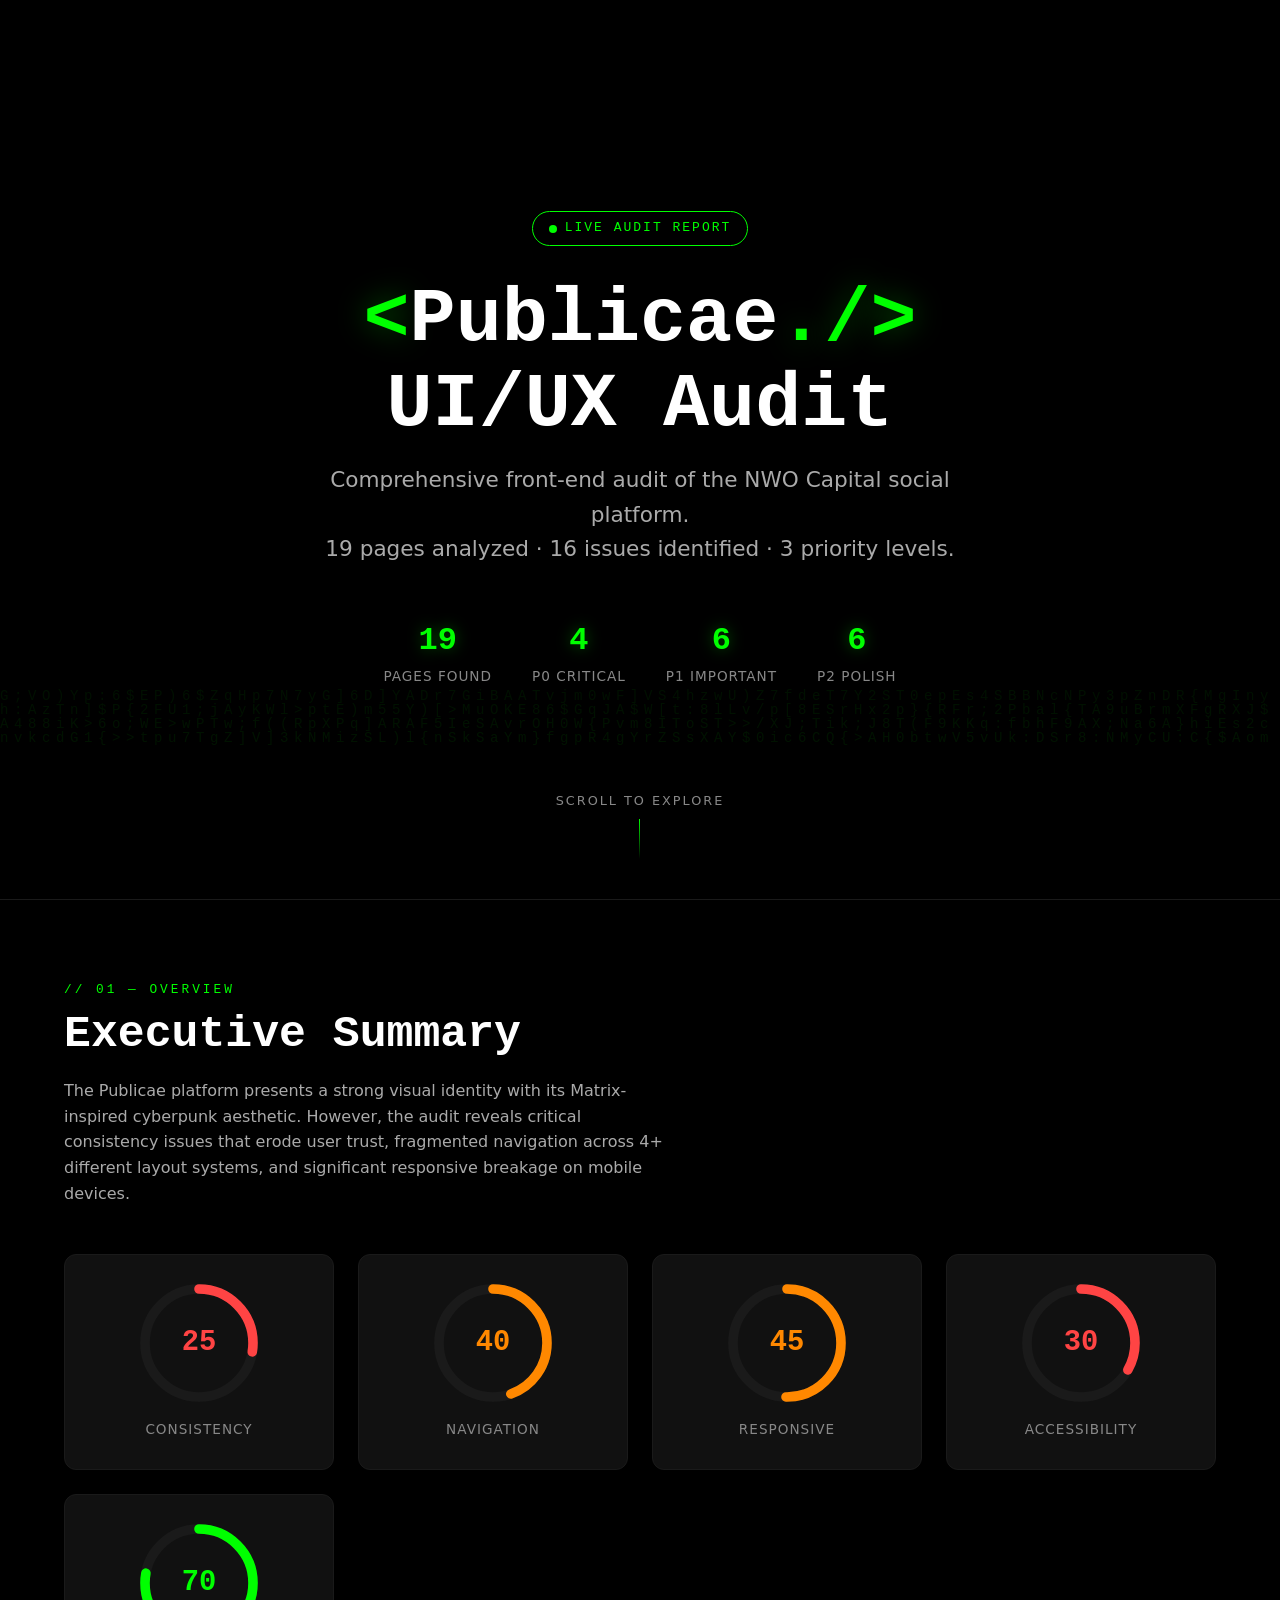
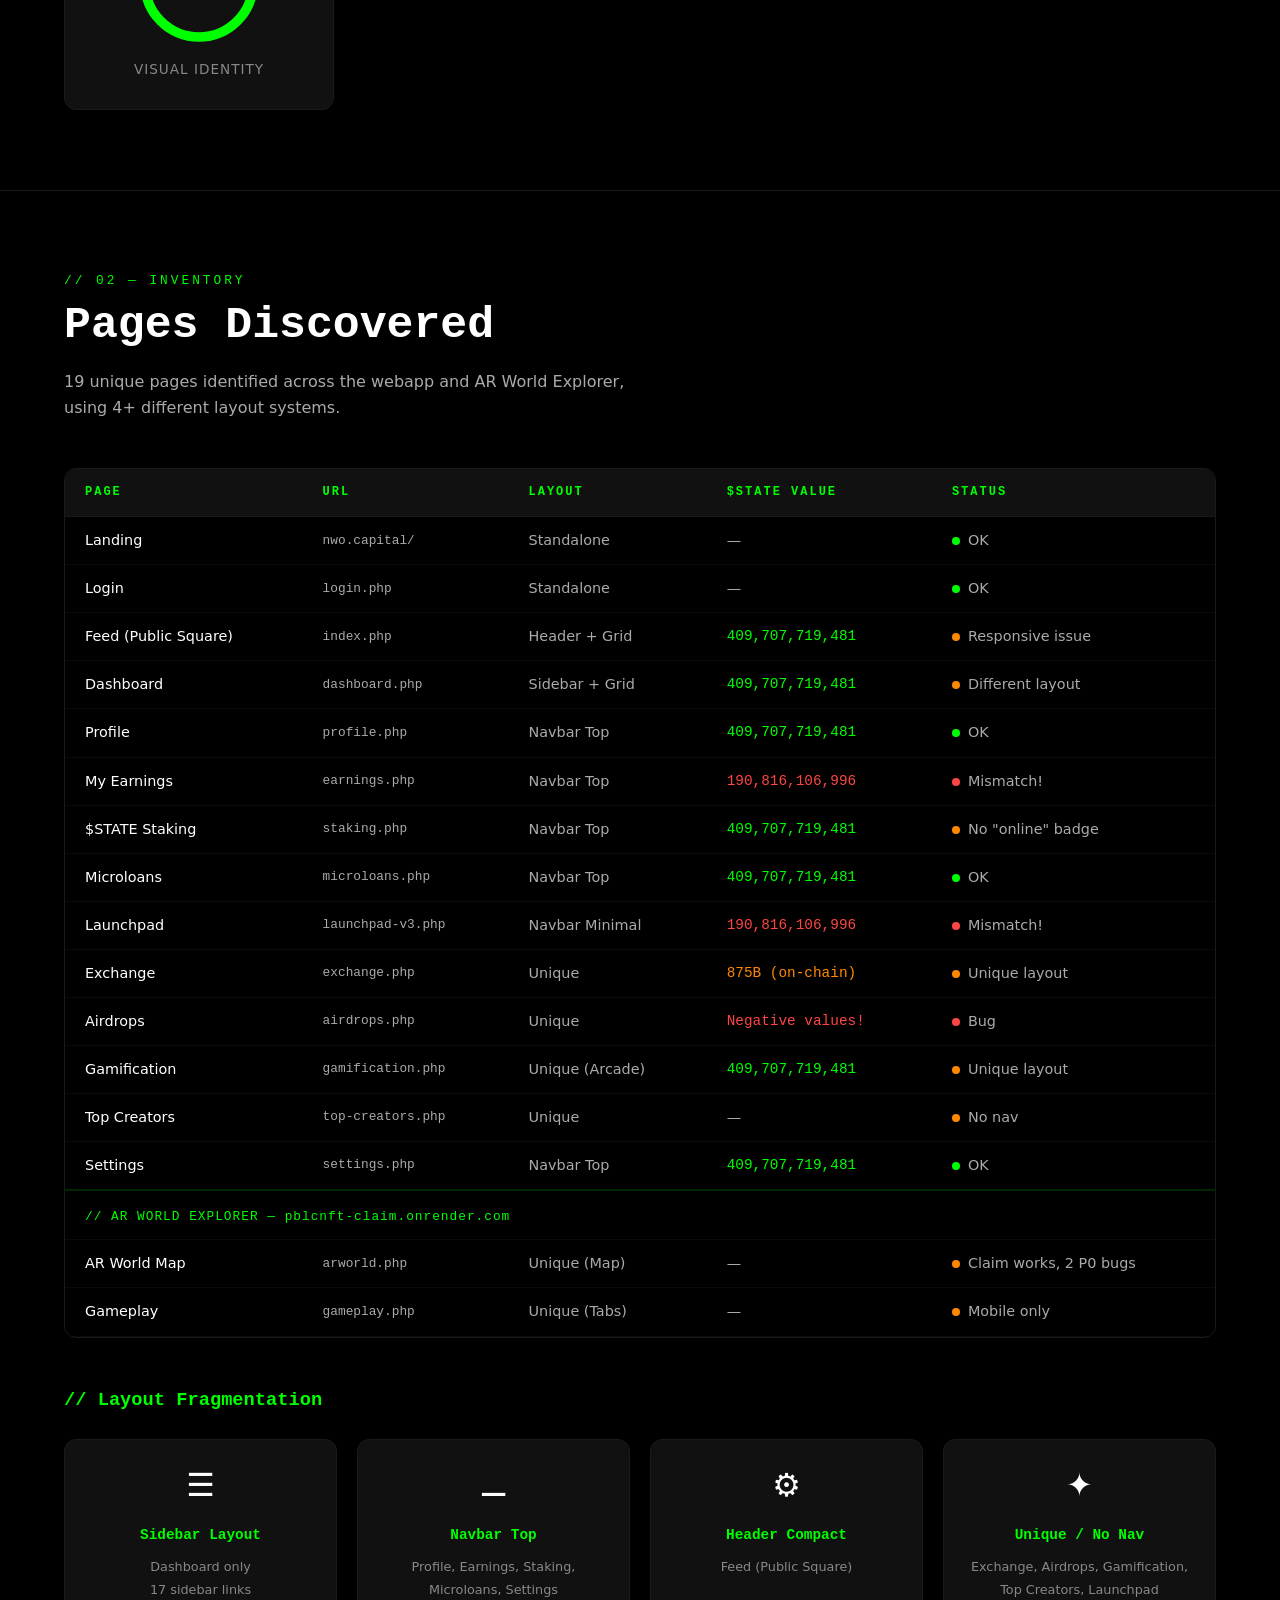
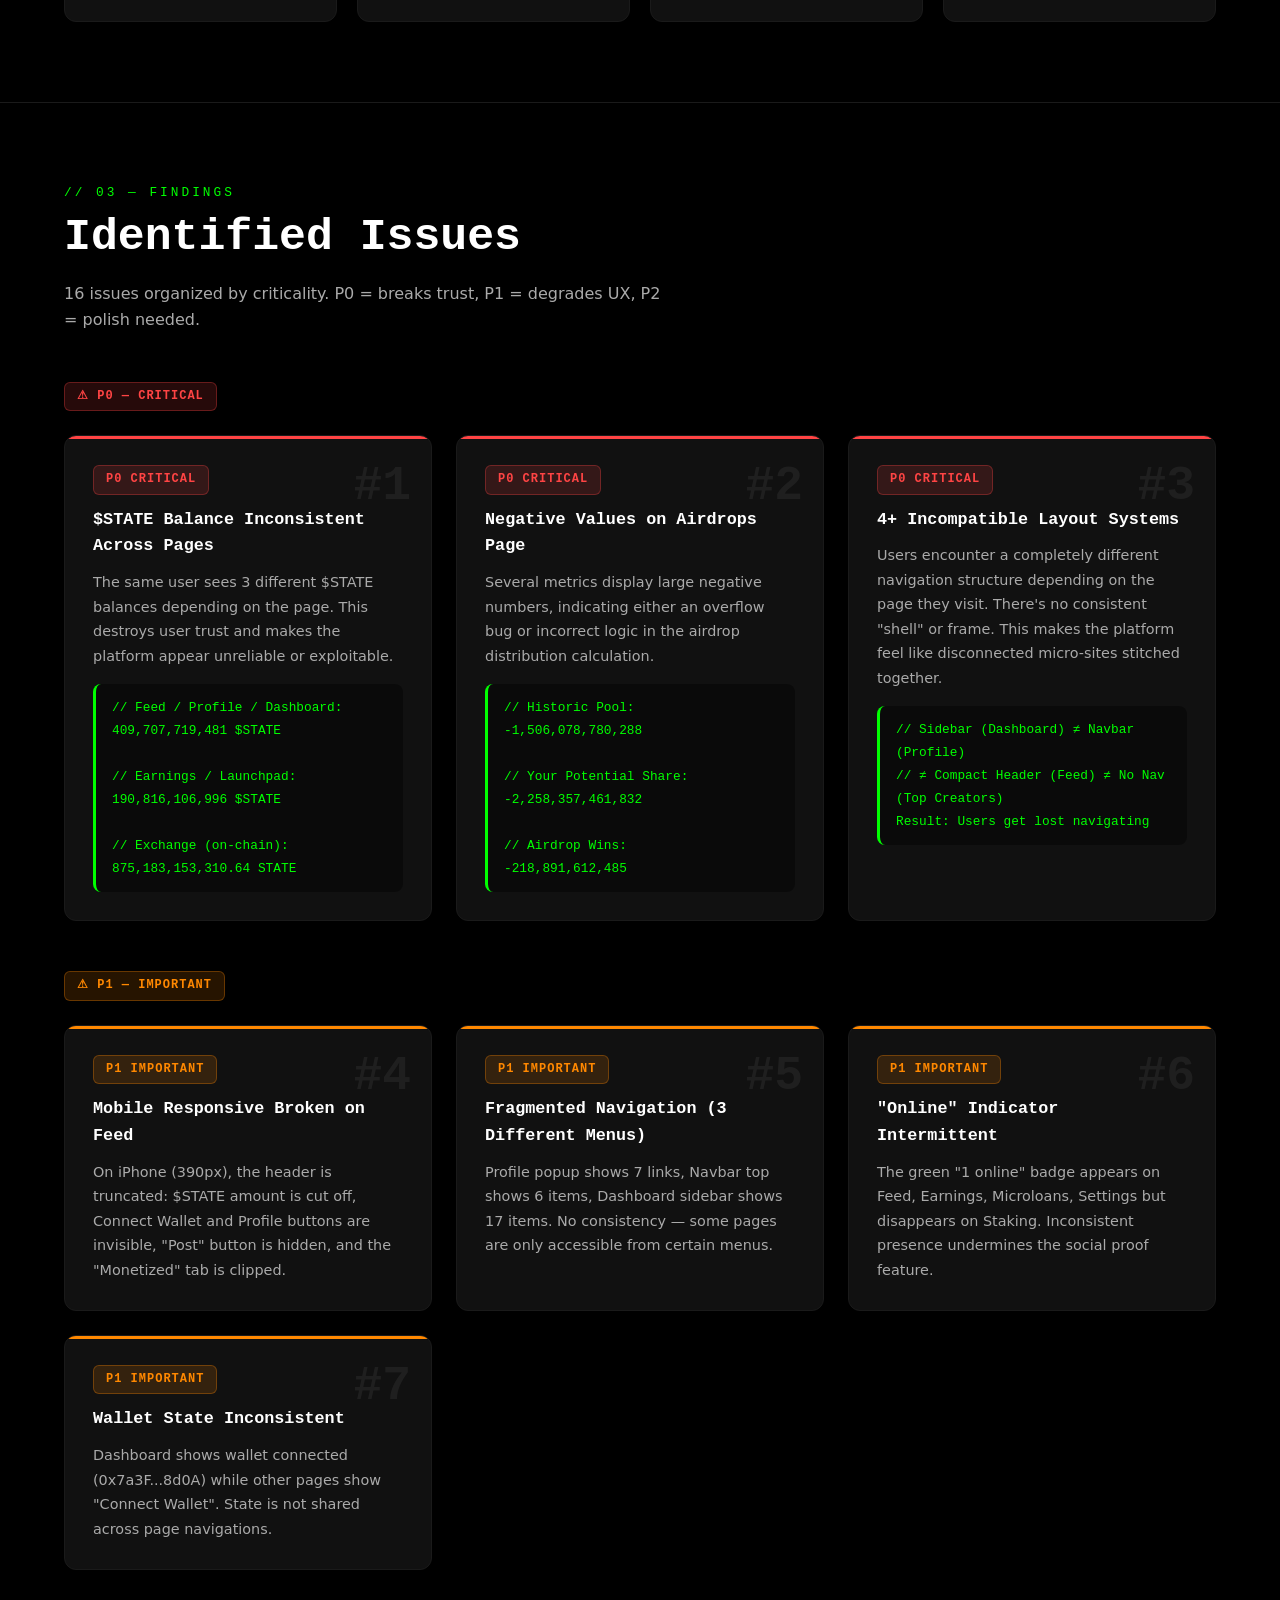
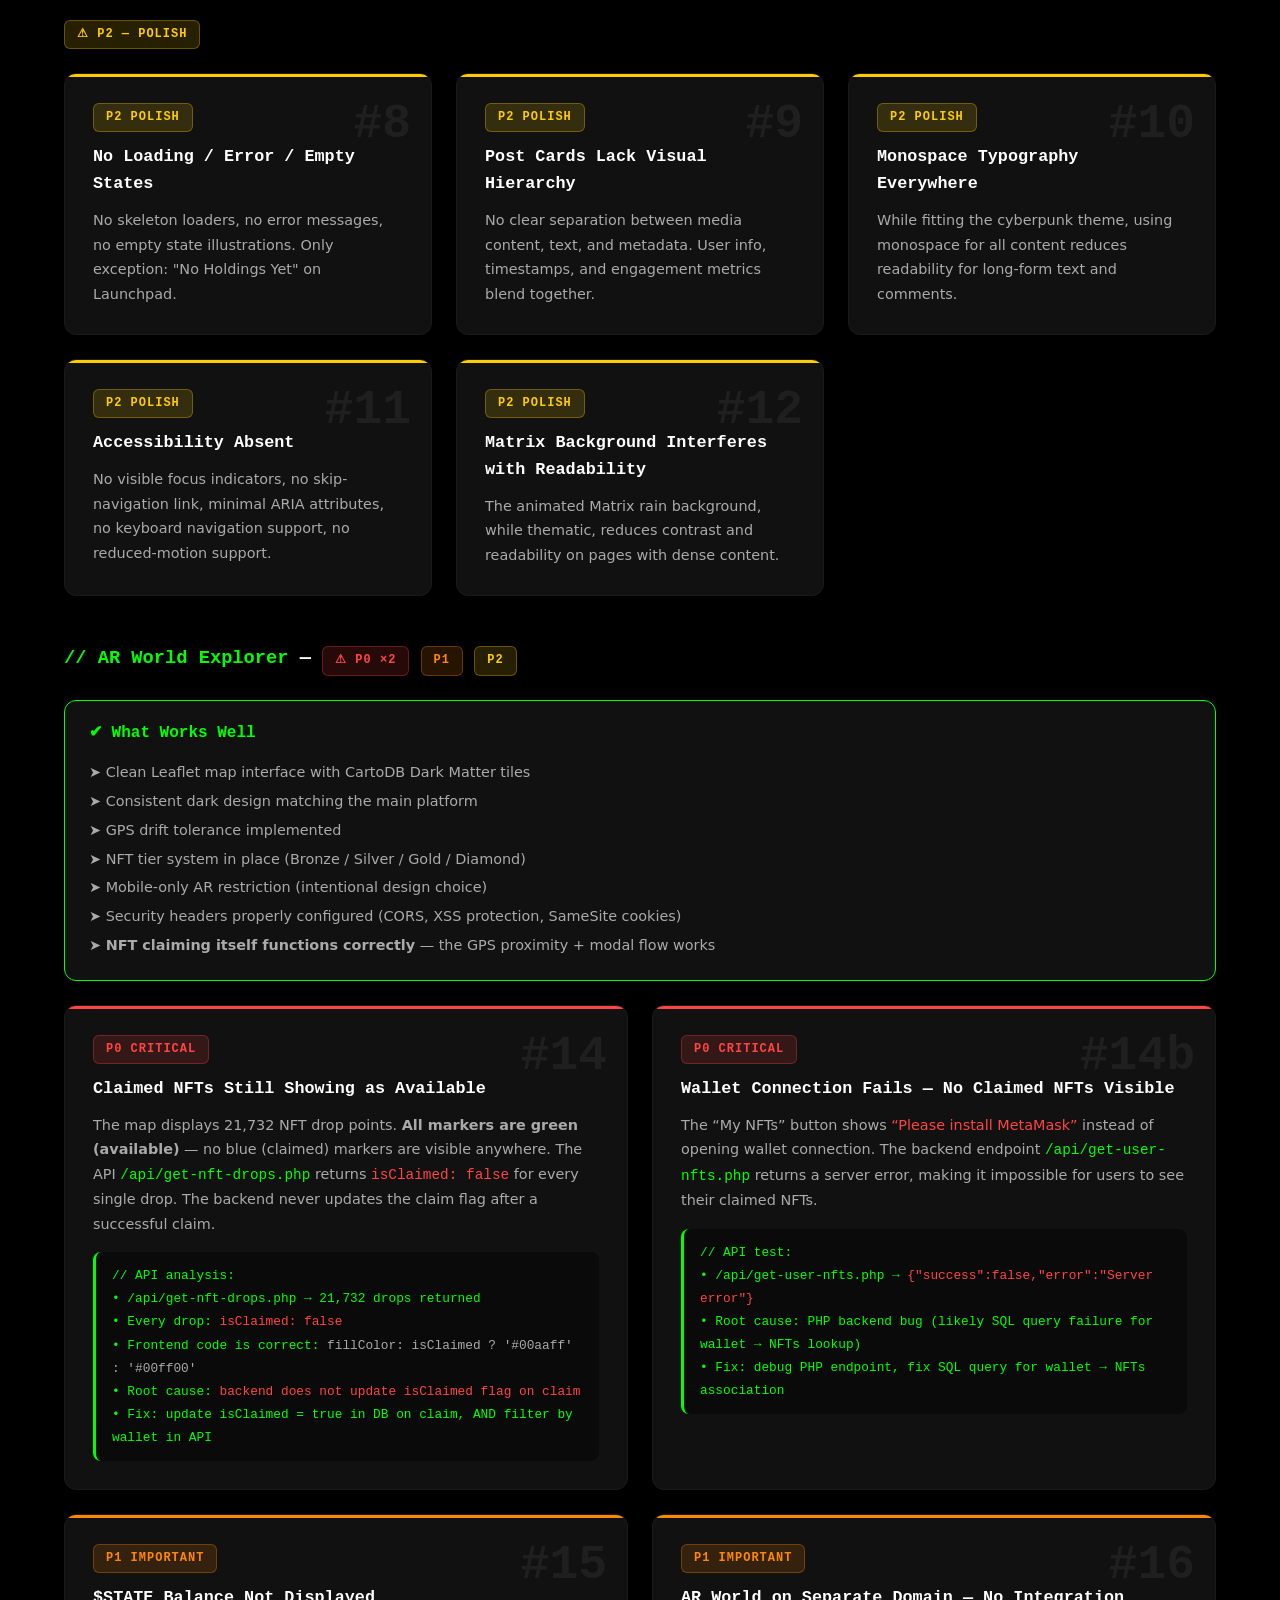
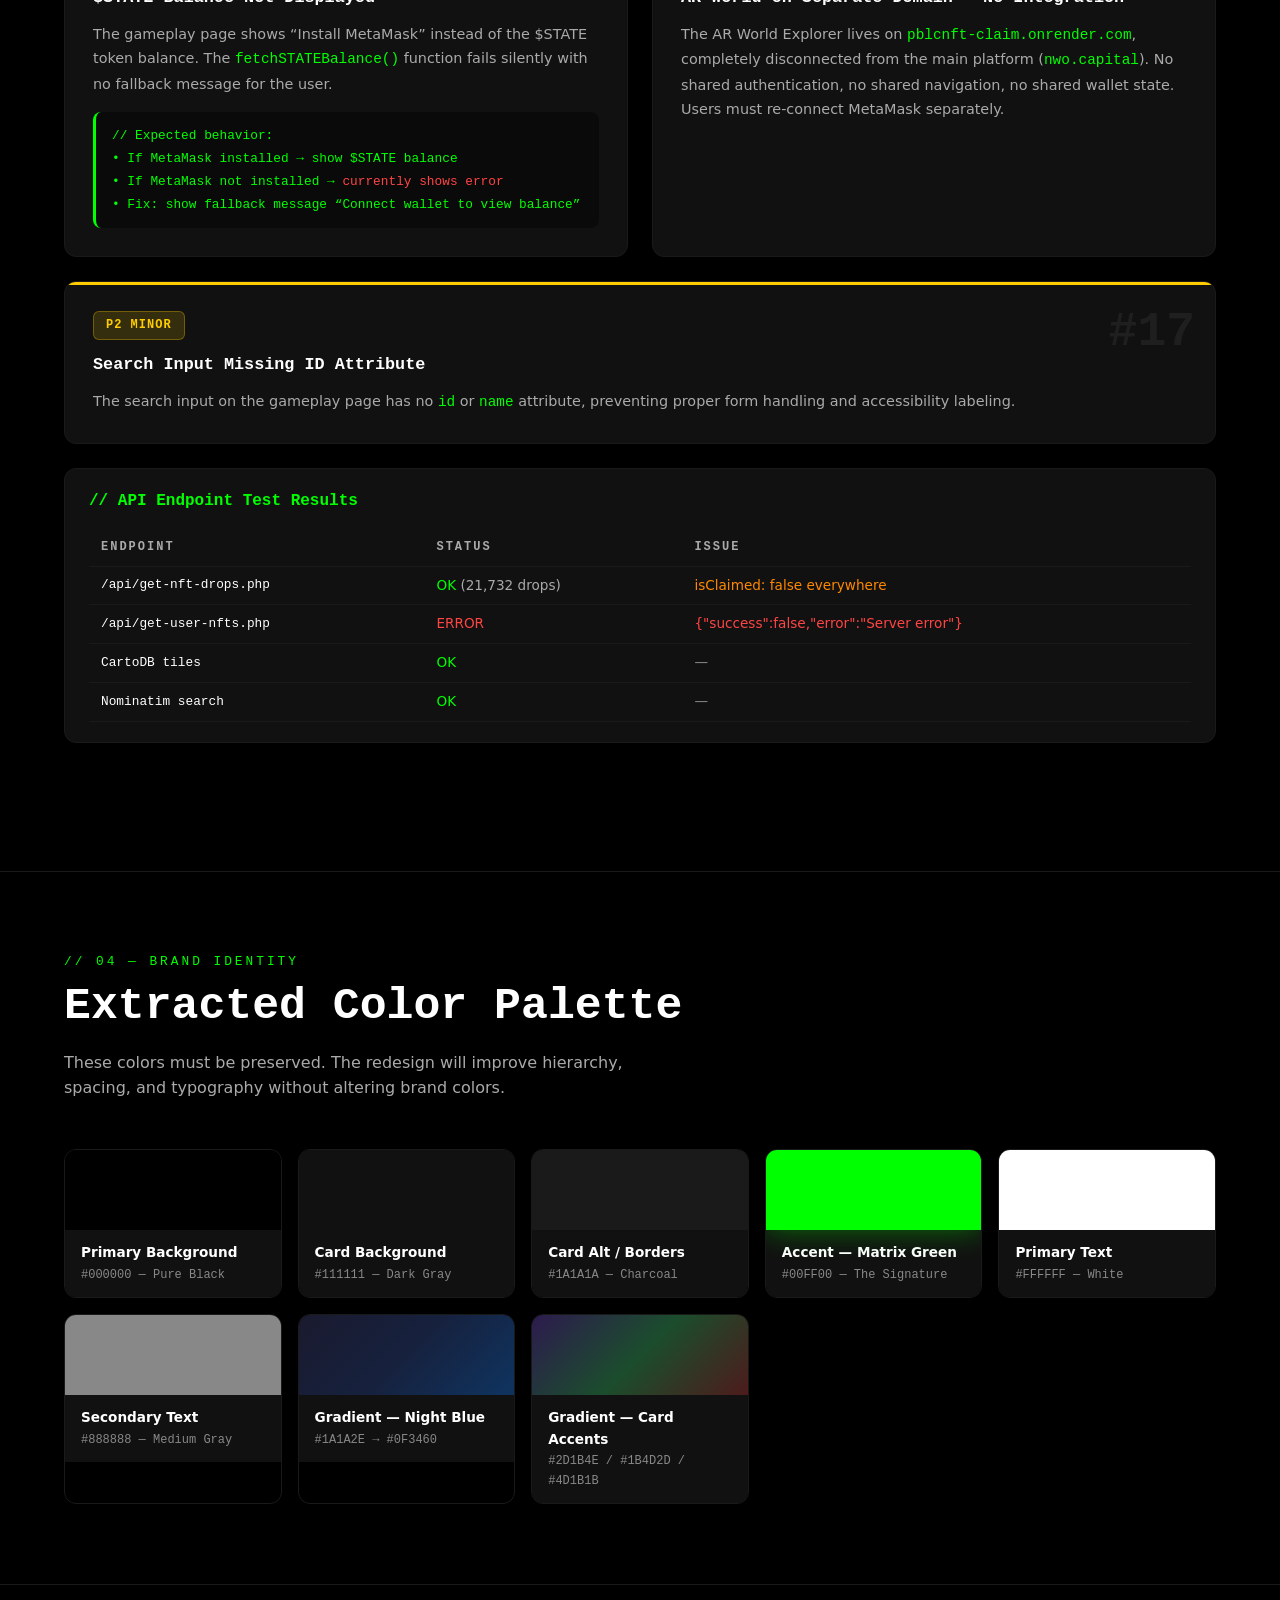
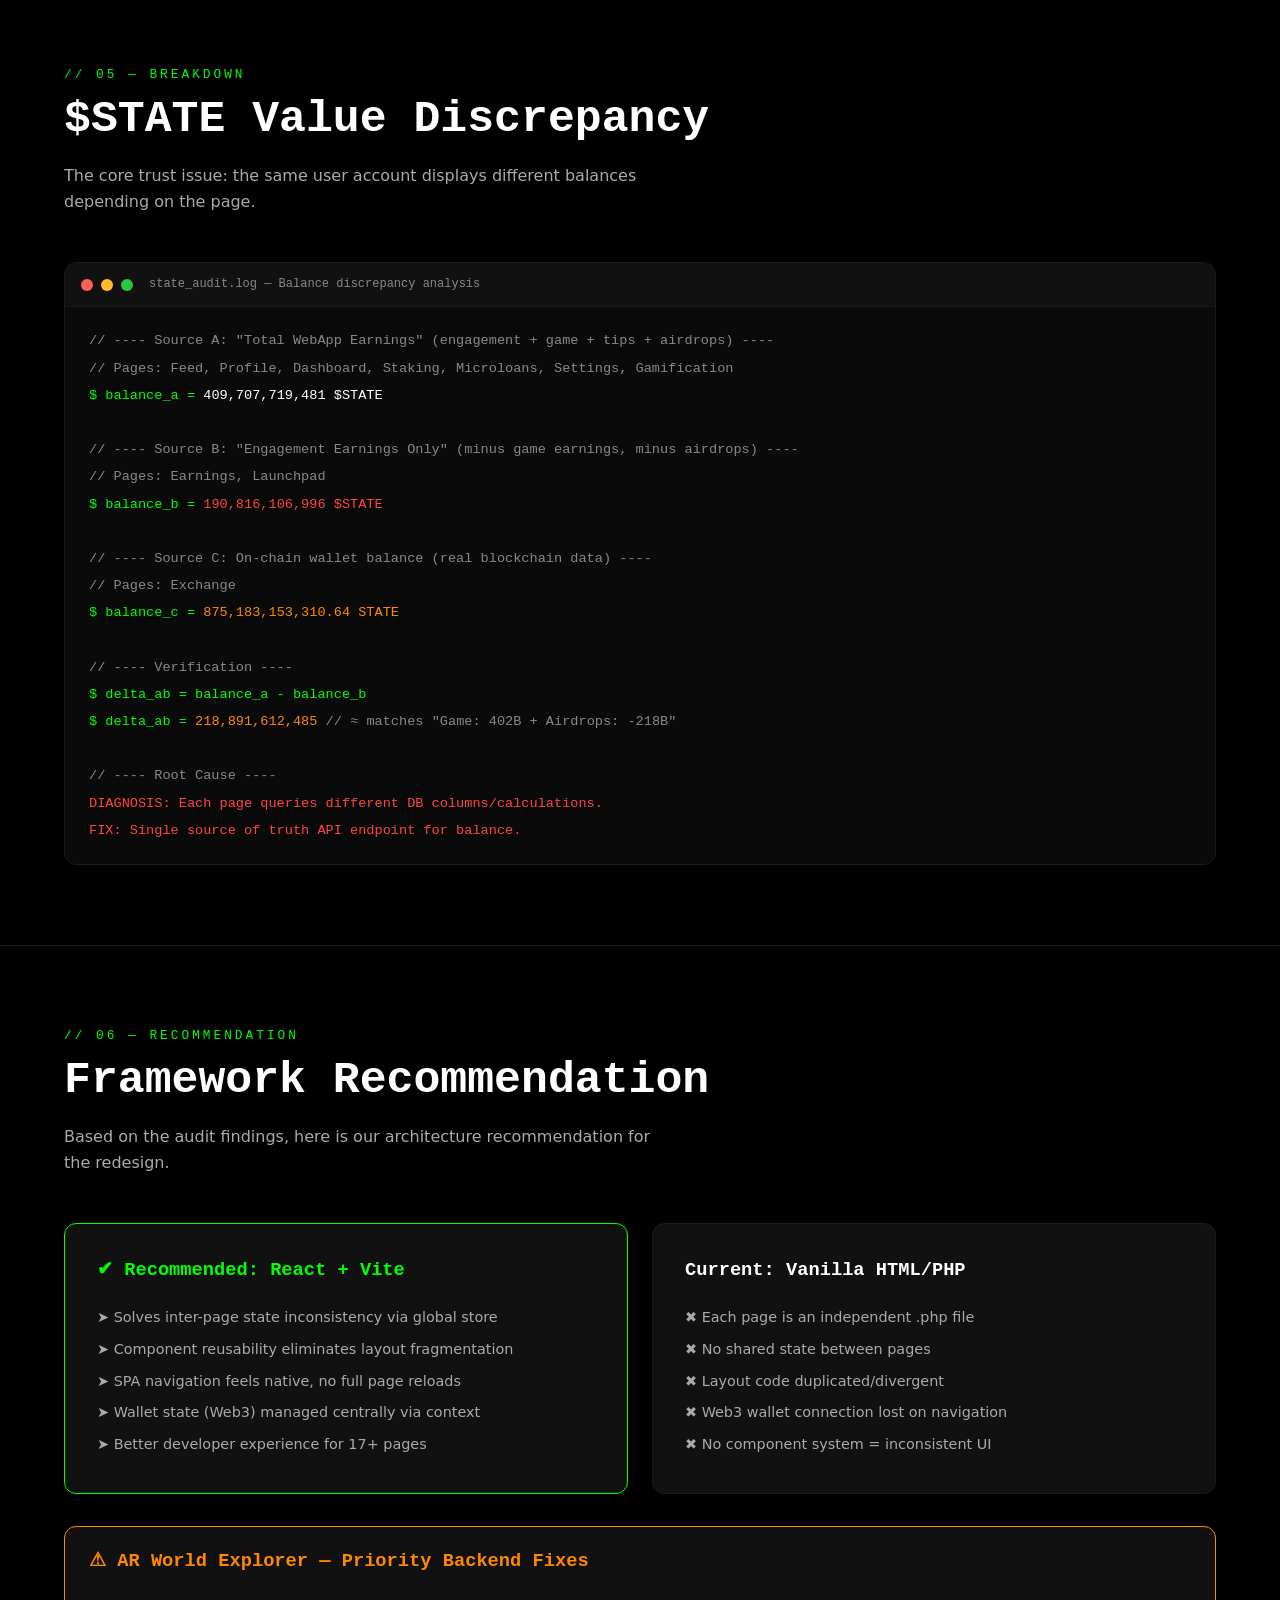
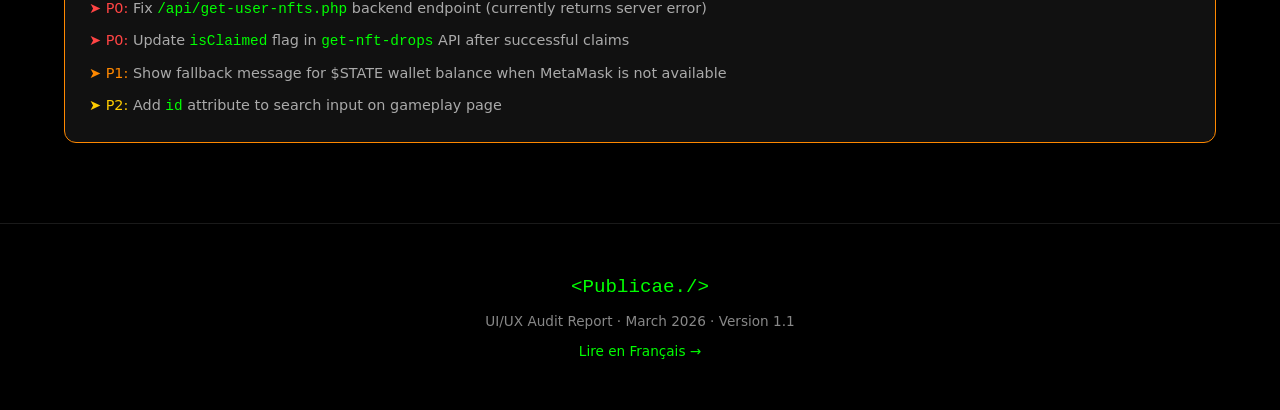
<file: audit-en.html>
<!DOCTYPE html>
<html lang="en">
<head>
  <meta charset="UTF-8">
  <meta name="viewport" content="width=device-width, initial-scale=1.0">
  <title>UI/UX Audit Report — Publicae Platform</title>
  <style>
    /* ============================
       RESET & BASE
    ============================ */
    *, *::before, *::after { box-sizing: border-box; margin: 0; padding: 0; }

    :root {
      --black: #000000;
      --dark: #0a0a0a;
      --card: #111111;
      --card-alt: #1a1a1a;
      --green: #00ff00;
      --green-dim: rgba(0,255,0,.15);
      --green-glow: rgba(0,255,0,.35);
      --white: #ffffff;
      --gray: #888888;
      --gray-light: #aaaaaa;
      --gray-dark: #333333;
      --red: #ff4444;
      --orange: #ff8800;
      --yellow: #ffcc00;
      --font-mono: 'Courier New', 'Fira Code', monospace;
      --font-sans: 'Inter', 'Segoe UI', system-ui, sans-serif;
    }

    html { scroll-behavior: smooth; }

    body {
      background: var(--black);
      color: var(--white);
      font-family: var(--font-sans);
      line-height: 1.6;
      overflow-x: hidden;
    }

    /* ============================
       MATRIX RAIN BACKGROUND
    ============================ */
    #matrix-canvas {
      position: fixed;
      top: 0; left: 0;
      width: 100vw; height: 100vh;
      z-index: 0;
      opacity: .07;
      pointer-events: none;
    }

    /* ============================
       LAYOUT
    ============================ */
    .container {
      position: relative;
      z-index: 1;
      max-width: 1200px;
      margin: 0 auto;
      padding: 0 24px;
    }

    section {
      padding: 80px 0;
      border-bottom: 1px solid var(--card-alt);
    }

    /* ============================
       HERO
    ============================ */
    .hero {
      min-height: 100vh;
      display: flex;
      flex-direction: column;
      justify-content: center;
      align-items: center;
      text-align: center;
      position: relative;
      padding: 40px 24px;
    }

    .hero__badge {
      display: inline-flex;
      align-items: center;
      gap: 8px;
      padding: 6px 16px;
      border: 1px solid var(--green);
      border-radius: 999px;
      font-family: var(--font-mono);
      font-size: 13px;
      color: var(--green);
      text-transform: uppercase;
      letter-spacing: 2px;
      margin-bottom: 32px;
      animation: pulse-border 2s ease-in-out infinite;
    }

    .hero__badge::before {
      content: '';
      width: 8px; height: 8px;
      background: var(--green);
      border-radius: 50%;
      animation: blink 1.5s ease-in-out infinite;
    }

    @keyframes pulse-border {
      0%, 100% { box-shadow: 0 0 0 0 var(--green-glow); }
      50% { box-shadow: 0 0 20px 4px var(--green-glow); }
    }

    @keyframes blink {
      0%, 100% { opacity: 1; }
      50% { opacity: .3; }
    }

    .hero__title {
      font-family: var(--font-mono);
      font-size: clamp(2.5rem, 6vw, 5rem);
      font-weight: 700;
      color: var(--white);
      line-height: 1.1;
      margin-bottom: 16px;
    }

    .hero__title span {
      color: var(--green);
      text-shadow: 0 0 30px var(--green-glow);
    }

    .hero__subtitle {
      font-size: clamp(1rem, 2vw, 1.35rem);
      color: var(--gray-light);
      max-width: 700px;
      margin-bottom: 48px;
    }

    .hero__meta {
      display: flex;
      gap: 40px;
      flex-wrap: wrap;
      justify-content: center;
    }

    .hero__meta-item {
      text-align: center;
    }

    .hero__meta-value {
      font-family: var(--font-mono);
      font-size: 2rem;
      font-weight: 700;
      color: var(--green);
      text-shadow: 0 0 15px var(--green-glow);
    }

    .hero__meta-label {
      font-size: .85rem;
      color: var(--gray);
      text-transform: uppercase;
      letter-spacing: 1px;
    }

    .hero__scroll {
      position: absolute;
      bottom: 40px;
      color: var(--gray);
      font-size: .8rem;
      text-transform: uppercase;
      letter-spacing: 2px;
      animation: bounce 2s ease-in-out infinite;
    }

    .hero__scroll::after {
      content: '';
      display: block;
      width: 1px; height: 40px;
      background: linear-gradient(to bottom, var(--green), transparent);
      margin: 8px auto 0;
    }

    @keyframes bounce {
      0%, 100% { transform: translateY(0); }
      50% { transform: translateY(8px); }
    }

    /* ============================
       SECTION HEADERS
    ============================ */
    .section-tag {
      font-family: var(--font-mono);
      font-size: .8rem;
      color: var(--green);
      text-transform: uppercase;
      letter-spacing: 3px;
      margin-bottom: 8px;
    }

    .section-title {
      font-family: var(--font-mono);
      font-size: clamp(1.8rem, 4vw, 2.8rem);
      font-weight: 700;
      margin-bottom: 16px;
      line-height: 1.2;
    }

    .section-desc {
      color: var(--gray-light);
      max-width: 600px;
      margin-bottom: 48px;
    }

    /* ============================
       NAV FLOATING
    ============================ */
    .nav {
      position: fixed;
      top: 0; left: 0; right: 0;
      z-index: 100;
      padding: 12px 24px;
      display: flex;
      justify-content: space-between;
      align-items: center;
      background: rgba(0,0,0,.85);
      backdrop-filter: blur(12px);
      border-bottom: 1px solid var(--card-alt);
      transform: translateY(-100%);
      transition: transform .3s ease;
    }

    .nav.visible { transform: translateY(0); }

    .nav__logo {
      font-family: var(--font-mono);
      font-size: 1rem;
      color: var(--green);
      font-weight: 700;
    }

    .nav__links {
      display: flex;
      gap: 24px;
      list-style: none;
    }

    .nav__links a {
      color: var(--gray);
      text-decoration: none;
      font-size: .85rem;
      transition: color .2s;
    }

    .nav__links a:hover { color: var(--green); }

    .nav__lang {
      display: flex;
      gap: 8px;
    }

    .nav__lang a {
      color: var(--gray);
      text-decoration: none;
      font-family: var(--font-mono);
      font-size: .8rem;
      padding: 4px 10px;
      border: 1px solid var(--gray-dark);
      border-radius: 4px;
      transition: all .2s;
    }

    .nav__lang a:hover,
    .nav__lang a.active {
      color: var(--green);
      border-color: var(--green);
    }

    /* ============================
       CARDS
    ============================ */
    .card {
      background: var(--card);
      border: 1px solid var(--card-alt);
      border-radius: 12px;
      padding: 32px;
      transition: all .3s ease;
    }

    .card:hover {
      border-color: var(--green);
      box-shadow: 0 0 30px rgba(0,255,0,.08);
      transform: translateY(-2px);
    }

    /* ============================
       PRIORITY BADGES
    ============================ */
    .badge {
      display: inline-flex;
      align-items: center;
      gap: 6px;
      padding: 4px 12px;
      border-radius: 6px;
      font-family: var(--font-mono);
      font-size: .75rem;
      font-weight: 700;
      text-transform: uppercase;
      letter-spacing: 1px;
    }

    .badge--p0 { background: rgba(255,68,68,.15); color: var(--red); border: 1px solid rgba(255,68,68,.3); }
    .badge--p1 { background: rgba(255,136,0,.15); color: var(--orange); border: 1px solid rgba(255,136,0,.3); }
    .badge--p2 { background: rgba(255,204,0,.15); color: var(--yellow); border: 1px solid rgba(255,204,0,.3); }

    /* ============================
       PAGES TABLE
    ============================ */
    .table-wrap {
      overflow-x: auto;
      border-radius: 12px;
      border: 1px solid var(--card-alt);
    }

    table {
      width: 100%;
      border-collapse: collapse;
      font-size: .9rem;
    }

    thead {
      background: var(--card);
    }

    th {
      padding: 14px 20px;
      text-align: left;
      font-family: var(--font-mono);
      font-size: .75rem;
      color: var(--green);
      text-transform: uppercase;
      letter-spacing: 2px;
      border-bottom: 1px solid var(--card-alt);
    }

    td {
      padding: 12px 20px;
      border-bottom: 1px solid rgba(255,255,255,.04);
      color: var(--gray-light);
    }

    tr:hover td {
      background: rgba(0,255,0,.03);
    }

    td:first-child {
      color: var(--white);
      font-weight: 500;
    }

    .status-dot {
      display: inline-block;
      width: 8px; height: 8px;
      border-radius: 50%;
      margin-right: 8px;
    }

    .status-dot--ok { background: var(--green); }
    .status-dot--warn { background: var(--orange); }
    .status-dot--error { background: var(--red); }

    /* ============================
       FINDINGS GRID
    ============================ */
    .findings-grid {
      display: grid;
      grid-template-columns: repeat(auto-fit, minmax(340px, 1fr));
      gap: 24px;
    }

    .finding {
      background: var(--card);
      border: 1px solid var(--card-alt);
      border-radius: 12px;
      padding: 28px;
      position: relative;
      overflow: hidden;
      transition: all .3s ease;
    }

    .finding:hover {
      transform: translateY(-3px);
      box-shadow: 0 8px 32px rgba(0,0,0,.4);
    }

    .finding::before {
      content: '';
      position: absolute;
      top: 0; left: 0; right: 0;
      height: 3px;
    }

    .finding--p0::before { background: var(--red); }
    .finding--p1::before { background: var(--orange); }
    .finding--p2::before { background: var(--yellow); }

    .finding__number {
      font-family: var(--font-mono);
      font-size: 3rem;
      font-weight: 700;
      color: rgba(255,255,255,.06);
      position: absolute;
      top: 12px; right: 20px;
    }

    .finding__title {
      font-family: var(--font-mono);
      font-size: 1.05rem;
      font-weight: 600;
      margin: 12px 0 10px;
      color: var(--white);
    }

    .finding__desc {
      font-size: .9rem;
      color: var(--gray-light);
      line-height: 1.7;
    }

    .finding__evidence {
      margin-top: 16px;
      padding: 12px 16px;
      background: rgba(0,0,0,.4);
      border-radius: 8px;
      border-left: 3px solid var(--green);
      font-family: var(--font-mono);
      font-size: .8rem;
      color: var(--green);
      line-height: 1.8;
    }

    /* ============================
       COLOR PALETTE
    ============================ */
    .palette-grid {
      display: grid;
      grid-template-columns: repeat(auto-fill, minmax(200px, 1fr));
      gap: 16px;
    }

    .color-swatch {
      border-radius: 12px;
      overflow: hidden;
      border: 1px solid var(--card-alt);
      transition: transform .2s;
    }

    .color-swatch:hover { transform: scale(1.03); }

    .color-swatch__preview {
      height: 80px;
      position: relative;
    }

    .color-swatch__info {
      padding: 12px 16px;
      background: var(--card);
    }

    .color-swatch__name {
      font-size: .85rem;
      font-weight: 600;
      margin-bottom: 2px;
    }

    .color-swatch__hex {
      font-family: var(--font-mono);
      font-size: .75rem;
      color: var(--gray);
    }

    /* ============================
       SCORE METERS
    ============================ */
    .scores {
      display: grid;
      grid-template-columns: repeat(auto-fit, minmax(220px, 1fr));
      gap: 24px;
    }

    .score-card {
      background: var(--card);
      border: 1px solid var(--card-alt);
      border-radius: 12px;
      padding: 28px;
      text-align: center;
    }

    .score-ring {
      width: 120px; height: 120px;
      margin: 0 auto 16px;
      position: relative;
    }

    .score-ring svg {
      width: 100%; height: 100%;
      transform: rotate(-90deg);
    }

    .score-ring__bg {
      fill: none;
      stroke: var(--card-alt);
      stroke-width: 8;
    }

    .score-ring__fill {
      fill: none;
      stroke-width: 8;
      stroke-linecap: round;
      stroke-dasharray: 314;
      transition: stroke-dashoffset 1.5s ease;
    }

    .score-ring__value {
      position: absolute;
      inset: 0;
      display: flex;
      align-items: center;
      justify-content: center;
      font-family: var(--font-mono);
      font-size: 1.8rem;
      font-weight: 700;
    }

    .score-card__label {
      font-size: .85rem;
      color: var(--gray);
      text-transform: uppercase;
      letter-spacing: 1px;
    }

    /* ============================
       LAYOUT COMPARISON
    ============================ */
    .layouts-grid {
      display: grid;
      grid-template-columns: repeat(auto-fit, minmax(260px, 1fr));
      gap: 20px;
    }

    .layout-card {
      background: var(--card);
      border: 1px solid var(--card-alt);
      border-radius: 12px;
      padding: 20px;
      text-align: center;
    }

    .layout-card__icon {
      font-size: 2rem;
      margin-bottom: 12px;
    }

    .layout-card__name {
      font-family: var(--font-mono);
      font-size: .9rem;
      font-weight: 600;
      margin-bottom: 8px;
      color: var(--green);
    }

    .layout-card__pages {
      font-size: .8rem;
      color: var(--gray);
      line-height: 1.8;
    }

    /* ============================
       TERMINAL BLOCK
    ============================ */
    .terminal {
      background: var(--dark);
      border: 1px solid var(--card-alt);
      border-radius: 12px;
      overflow: hidden;
      margin-top: 32px;
    }

    .terminal__bar {
      display: flex;
      align-items: center;
      gap: 8px;
      padding: 12px 16px;
      background: var(--card);
      border-bottom: 1px solid var(--card-alt);
    }

    .terminal__dot {
      width: 12px; height: 12px;
      border-radius: 50%;
    }

    .terminal__dot--red { background: #ff5f57; }
    .terminal__dot--yellow { background: #ffbd2e; }
    .terminal__dot--green { background: #28c840; }

    .terminal__title {
      font-family: var(--font-mono);
      font-size: .75rem;
      color: var(--gray);
      margin-left: 8px;
    }

    .terminal__body {
      padding: 20px 24px;
      font-family: var(--font-mono);
      font-size: .85rem;
      line-height: 2;
      color: var(--green);
      overflow-x: auto;
    }

    .terminal__body .comment { color: var(--gray); }
    .terminal__body .value { color: var(--white); }
    .terminal__body .error { color: var(--red); }
    .terminal__body .warn { color: var(--orange); }

    /* ============================
       FOOTER
    ============================ */
    .footer {
      padding: 48px 0;
      text-align: center;
      color: var(--gray);
      font-size: .85rem;
    }

    .footer__logo {
      font-family: var(--font-mono);
      font-size: 1.2rem;
      color: var(--green);
      margin-bottom: 8px;
    }

    /* ============================
       ANIMATIONS
    ============================ */
    .fade-in {
      opacity: 0;
      transform: translateY(20px);
      transition: opacity .6s ease, transform .6s ease;
    }

    .fade-in.visible {
      opacity: 1;
      transform: translateY(0);
    }

    /* ============================
       RESPONSIVE
    ============================ */
    @media (max-width: 768px) {
      .nav__links { display: none; }
      .findings-grid { grid-template-columns: 1fr; }
      .hero__meta { gap: 24px; }
      section { padding: 48px 0; }
      .card { padding: 20px; }
      .finding { padding: 20px; }
    }

    /* ============================
       SCROLLBAR
    ============================ */
    ::-webkit-scrollbar { width: 6px; }
    ::-webkit-scrollbar-track { background: var(--black); }
    ::-webkit-scrollbar-thumb { background: var(--green); border-radius: 3px; }
  </style>
</head>
<body>

<!-- Matrix Rain Canvas -->
<canvas id="matrix-canvas"></canvas>

<!-- Navigation -->
<nav class="nav" id="nav">
  <div class="nav__logo">&lt;Publicae./&gt; Audit</div>
  <ul class="nav__links">
    <li><a href="#overview">Overview</a></li>
    <li><a href="#pages">Pages</a></li>
    <li><a href="#findings">Findings</a></li>
    <li><a href="#palette">Palette</a></li>
    <li><a href="#scores">Scores</a></li>
    <li><a href="#recommendation">Recommendation</a></li>
  </ul>
  <div class="nav__lang">
    <a href="audit-en.html" class="active">EN</a>
    <a href="audit-fr.html">FR</a>
  </div>
</nav>

<!-- ========== HERO ========== -->
<section class="hero">
  <div class="hero__badge">Live Audit Report</div>
  <h1 class="hero__title">
    <span>&lt;</span>Publicae<span>./&gt;</span><br>
    UI/UX Audit
  </h1>
  <p class="hero__subtitle">
    Comprehensive front-end audit of the NWO Capital social platform.<br>
    19 pages analyzed &middot; 16 issues identified &middot; 3 priority levels.
  </p>
  <div class="hero__meta">
    <div class="hero__meta-item">
      <div class="hero__meta-value">19</div>
      <div class="hero__meta-label">Pages Found</div>
    </div>
    <div class="hero__meta-item">
      <div class="hero__meta-value">4</div>
      <div class="hero__meta-label">P0 Critical</div>
    </div>
    <div class="hero__meta-item">
      <div class="hero__meta-value">6</div>
      <div class="hero__meta-label">P1 Important</div>
    </div>
    <div class="hero__meta-item">
      <div class="hero__meta-value">6</div>
      <div class="hero__meta-label">P2 Polish</div>
    </div>
  </div>
  <div class="hero__scroll">Scroll to explore</div>
</section>

<!-- ========== OVERVIEW ========== -->
<section id="overview">
  <div class="container">
    <div class="section-tag">// 01 &mdash; Overview</div>
    <h2 class="section-title">Executive Summary</h2>
    <p class="section-desc">
      The Publicae platform presents a strong visual identity with its Matrix-inspired cyberpunk aesthetic. However, the audit reveals critical consistency issues that erode user trust, fragmented navigation across 4+ different layout systems, and significant responsive breakage on mobile devices.
    </p>

    <div class="scores fade-in">
      <div class="score-card">
        <div class="score-ring">
          <svg viewBox="0 0 100 100">
            <circle class="score-ring__bg" cx="50" cy="50" r="45"/>
            <circle class="score-ring__fill" cx="50" cy="50" r="45" style="stroke: var(--red); stroke-dashoffset: 236;" />
          </svg>
          <div class="score-ring__value" style="color: var(--red);">25</div>
        </div>
        <div class="score-card__label">Consistency</div>
      </div>
      <div class="score-card">
        <div class="score-ring">
          <svg viewBox="0 0 100 100">
            <circle class="score-ring__bg" cx="50" cy="50" r="45"/>
            <circle class="score-ring__fill" cx="50" cy="50" r="45" style="stroke: var(--orange); stroke-dashoffset: 188;" />
          </svg>
          <div class="score-ring__value" style="color: var(--orange);">40</div>
        </div>
        <div class="score-card__label">Navigation</div>
      </div>
      <div class="score-card">
        <div class="score-ring">
          <svg viewBox="0 0 100 100">
            <circle class="score-ring__bg" cx="50" cy="50" r="45"/>
            <circle class="score-ring__fill" cx="50" cy="50" r="45" style="stroke: var(--orange); stroke-dashoffset: 172;" />
          </svg>
          <div class="score-ring__value" style="color: var(--orange);">45</div>
        </div>
        <div class="score-card__label">Responsive</div>
      </div>
      <div class="score-card">
        <div class="score-ring">
          <svg viewBox="0 0 100 100">
            <circle class="score-ring__bg" cx="50" cy="50" r="45"/>
            <circle class="score-ring__fill" cx="50" cy="50" r="45" style="stroke: var(--red); stroke-dashoffset: 220;" />
          </svg>
          <div class="score-ring__value" style="color: var(--red);">30</div>
        </div>
        <div class="score-card__label">Accessibility</div>
      </div>
      <div class="score-card">
        <div class="score-ring">
          <svg viewBox="0 0 100 100">
            <circle class="score-ring__bg" cx="50" cy="50" r="45"/>
            <circle class="score-ring__fill" cx="50" cy="50" r="45" style="stroke: var(--green); stroke-dashoffset: 94;" />
          </svg>
          <div class="score-ring__value" style="color: var(--green);">70</div>
        </div>
        <div class="score-card__label">Visual Identity</div>
      </div>
    </div>
  </div>
</section>

<!-- ========== PAGES INVENTORY ========== -->
<section id="pages">
  <div class="container">
    <div class="section-tag">// 02 &mdash; Inventory</div>
    <h2 class="section-title">Pages Discovered</h2>
    <p class="section-desc">19 unique pages identified across the webapp and AR World Explorer, using 4+ different layout systems.</p>

    <div class="table-wrap fade-in">
      <table>
        <thead>
          <tr>
            <th>Page</th>
            <th>URL</th>
            <th>Layout</th>
            <th>$STATE Value</th>
            <th>Status</th>
          </tr>
        </thead>
        <tbody>
          <tr>
            <td>Landing</td>
            <td style="font-family: var(--font-mono); font-size:.8rem;">nwo.capital/</td>
            <td>Standalone</td>
            <td>&mdash;</td>
            <td><span class="status-dot status-dot--ok"></span>OK</td>
          </tr>
          <tr>
            <td>Login</td>
            <td style="font-family: var(--font-mono); font-size:.8rem;">login.php</td>
            <td>Standalone</td>
            <td>&mdash;</td>
            <td><span class="status-dot status-dot--ok"></span>OK</td>
          </tr>
          <tr>
            <td>Feed (Public Square)</td>
            <td style="font-family: var(--font-mono); font-size:.8rem;">index.php</td>
            <td>Header + Grid</td>
            <td style="font-family: var(--font-mono); color: var(--green);">409,707,719,481</td>
            <td><span class="status-dot status-dot--warn"></span>Responsive issue</td>
          </tr>
          <tr>
            <td>Dashboard</td>
            <td style="font-family: var(--font-mono); font-size:.8rem;">dashboard.php</td>
            <td>Sidebar + Grid</td>
            <td style="font-family: var(--font-mono); color: var(--green);">409,707,719,481</td>
            <td><span class="status-dot status-dot--warn"></span>Different layout</td>
          </tr>
          <tr>
            <td>Profile</td>
            <td style="font-family: var(--font-mono); font-size:.8rem;">profile.php</td>
            <td>Navbar Top</td>
            <td style="font-family: var(--font-mono); color: var(--green);">409,707,719,481</td>
            <td><span class="status-dot status-dot--ok"></span>OK</td>
          </tr>
          <tr>
            <td>My Earnings</td>
            <td style="font-family: var(--font-mono); font-size:.8rem;">earnings.php</td>
            <td>Navbar Top</td>
            <td style="font-family: var(--font-mono); color: var(--red);">190,816,106,996</td>
            <td><span class="status-dot status-dot--error"></span>Mismatch!</td>
          </tr>
          <tr>
            <td>$STATE Staking</td>
            <td style="font-family: var(--font-mono); font-size:.8rem;">staking.php</td>
            <td>Navbar Top</td>
            <td style="font-family: var(--font-mono); color: var(--green);">409,707,719,481</td>
            <td><span class="status-dot status-dot--warn"></span>No "online" badge</td>
          </tr>
          <tr>
            <td>Microloans</td>
            <td style="font-family: var(--font-mono); font-size:.8rem;">microloans.php</td>
            <td>Navbar Top</td>
            <td style="font-family: var(--font-mono); color: var(--green);">409,707,719,481</td>
            <td><span class="status-dot status-dot--ok"></span>OK</td>
          </tr>
          <tr>
            <td>Launchpad</td>
            <td style="font-family: var(--font-mono); font-size:.8rem;">launchpad-v3.php</td>
            <td>Navbar Minimal</td>
            <td style="font-family: var(--font-mono); color: var(--red);">190,816,106,996</td>
            <td><span class="status-dot status-dot--error"></span>Mismatch!</td>
          </tr>
          <tr>
            <td>Exchange</td>
            <td style="font-family: var(--font-mono); font-size:.8rem;">exchange.php</td>
            <td>Unique</td>
            <td style="font-family: var(--font-mono); color: var(--orange);">875B (on-chain)</td>
            <td><span class="status-dot status-dot--warn"></span>Unique layout</td>
          </tr>
          <tr>
            <td>Airdrops</td>
            <td style="font-family: var(--font-mono); font-size:.8rem;">airdrops.php</td>
            <td>Unique</td>
            <td style="font-family: var(--font-mono); color: var(--red);">Negative values!</td>
            <td><span class="status-dot status-dot--error"></span>Bug</td>
          </tr>
          <tr>
            <td>Gamification</td>
            <td style="font-family: var(--font-mono); font-size:.8rem;">gamification.php</td>
            <td>Unique (Arcade)</td>
            <td style="font-family: var(--font-mono); color: var(--green);">409,707,719,481</td>
            <td><span class="status-dot status-dot--warn"></span>Unique layout</td>
          </tr>
          <tr>
            <td>Top Creators</td>
            <td style="font-family: var(--font-mono); font-size:.8rem;">top-creators.php</td>
            <td>Unique</td>
            <td>&mdash;</td>
            <td><span class="status-dot status-dot--warn"></span>No nav</td>
          </tr>
          <tr>
            <td>Settings</td>
            <td style="font-family: var(--font-mono); font-size:.8rem;">settings.php</td>
            <td>Navbar Top</td>
            <td style="font-family: var(--font-mono); color: var(--green);">409,707,719,481</td>
            <td><span class="status-dot status-dot--ok"></span>OK</td>
          </tr>
          <tr style="border-top: 2px solid var(--green-dim);">
            <td colspan="5" style="font-family: var(--font-mono); color: var(--green); font-size: .8rem; padding-top: 16px; letter-spacing: 1px;">// AR WORLD EXPLORER &mdash; pblcnft-claim.onrender.com</td>
          </tr>
          <tr>
            <td>AR World Map</td>
            <td style="font-family: var(--font-mono); font-size:.8rem;">arworld.php</td>
            <td>Unique (Map)</td>
            <td>&mdash;</td>
            <td><span class="status-dot status-dot--warn"></span>Claim works, 2 P0 bugs</td>
          </tr>
          <tr>
            <td>Gameplay</td>
            <td style="font-family: var(--font-mono); font-size:.8rem;">gameplay.php</td>
            <td>Unique (Tabs)</td>
            <td>&mdash;</td>
            <td><span class="status-dot status-dot--warn"></span>Mobile only</td>
          </tr>
        </tbody>
      </table>
    </div>

    <!-- Layout comparison -->
    <h3 style="font-family: var(--font-mono); margin: 48px 0 24px; color: var(--green);">// Layout Fragmentation</h3>
    <div class="layouts-grid fade-in">
      <div class="layout-card">
        <div class="layout-card__icon">&#9776;</div>
        <div class="layout-card__name">Sidebar Layout</div>
        <div class="layout-card__pages">Dashboard only<br>17 sidebar links</div>
      </div>
      <div class="layout-card">
        <div class="layout-card__icon">&#9866;</div>
        <div class="layout-card__name">Navbar Top</div>
        <div class="layout-card__pages">Profile, Earnings, Staking,<br>Microloans, Settings</div>
      </div>
      <div class="layout-card">
        <div class="layout-card__icon">&#9881;</div>
        <div class="layout-card__name">Header Compact</div>
        <div class="layout-card__pages">Feed (Public Square)</div>
      </div>
      <div class="layout-card">
        <div class="layout-card__icon">&#10022;</div>
        <div class="layout-card__name">Unique / No Nav</div>
        <div class="layout-card__pages">Exchange, Airdrops, Gamification,<br>Top Creators, Launchpad</div>
      </div>
    </div>
  </div>
</section>

<!-- ========== FINDINGS ========== -->
<section id="findings">
  <div class="container">
    <div class="section-tag">// 03 &mdash; Findings</div>
    <h2 class="section-title">Identified Issues</h2>
    <p class="section-desc">16 issues organized by criticality. P0 = breaks trust, P1 = degrades UX, P2 = polish needed.</p>

    <!-- P0 Critical -->
    <h3 style="font-family: var(--font-mono); margin-bottom: 24px;">
      <span class="badge badge--p0">&#9888; P0 &mdash; Critical</span>
    </h3>
    <div class="findings-grid fade-in" style="margin-bottom: 48px;">

      <div class="finding finding--p0">
        <div class="finding__number">#1</div>
        <span class="badge badge--p0">P0 Critical</span>
        <h4 class="finding__title">$STATE Balance Inconsistent Across Pages</h4>
        <p class="finding__desc">The same user sees 3 different $STATE balances depending on the page. This destroys user trust and makes the platform appear unreliable or exploitable.</p>
        <div class="finding__evidence">
          <span class="comment">// Feed / Profile / Dashboard:</span><br>
          <span class="value">409,707,719,481 $STATE</span><br><br>
          <span class="comment">// Earnings / Launchpad:</span><br>
          <span class="error">190,816,106,996 $STATE</span><br><br>
          <span class="comment">// Exchange (on-chain):</span><br>
          <span class="warn">875,183,153,310.64 STATE</span>
        </div>
      </div>

      <div class="finding finding--p0">
        <div class="finding__number">#2</div>
        <span class="badge badge--p0">P0 Critical</span>
        <h4 class="finding__title">Negative Values on Airdrops Page</h4>
        <p class="finding__desc">Several metrics display large negative numbers, indicating either an overflow bug or incorrect logic in the airdrop distribution calculation.</p>
        <div class="finding__evidence">
          <span class="comment">// Historic Pool:</span><br>
          <span class="error">-1,506,078,780,288</span><br><br>
          <span class="comment">// Your Potential Share:</span><br>
          <span class="error">-2,258,357,461,832</span><br><br>
          <span class="comment">// Airdrop Wins:</span><br>
          <span class="error">-218,891,612,485</span>
        </div>
      </div>

      <div class="finding finding--p0">
        <div class="finding__number">#3</div>
        <span class="badge badge--p0">P0 Critical</span>
        <h4 class="finding__title">4+ Incompatible Layout Systems</h4>
        <p class="finding__desc">Users encounter a completely different navigation structure depending on the page they visit. There's no consistent "shell" or frame. This makes the platform feel like disconnected micro-sites stitched together.</p>
        <div class="finding__evidence">
          <span class="comment">// Sidebar (Dashboard) &#8800; Navbar (Profile)</span><br>
          <span class="comment">// &#8800; Compact Header (Feed) &#8800; No Nav (Top Creators)</span><br>
          <span class="warn">Result: Users get lost navigating</span>
        </div>
      </div>

    </div>

    <!-- P1 Important -->
    <h3 style="font-family: var(--font-mono); margin-bottom: 24px;">
      <span class="badge badge--p1">&#9888; P1 &mdash; Important</span>
    </h3>
    <div class="findings-grid fade-in" style="margin-bottom: 48px;">

      <div class="finding finding--p1">
        <div class="finding__number">#4</div>
        <span class="badge badge--p1">P1 Important</span>
        <h4 class="finding__title">Mobile Responsive Broken on Feed</h4>
        <p class="finding__desc">On iPhone (390px), the header is truncated: $STATE amount is cut off, Connect Wallet and Profile buttons are invisible, "Post" button is hidden, and the "Monetized" tab is clipped.</p>
      </div>

      <div class="finding finding--p1">
        <div class="finding__number">#5</div>
        <span class="badge badge--p1">P1 Important</span>
        <h4 class="finding__title">Fragmented Navigation (3 Different Menus)</h4>
        <p class="finding__desc">Profile popup shows 7 links, Navbar top shows 6 items, Dashboard sidebar shows 17 items. No consistency &mdash; some pages are only accessible from certain menus.</p>
      </div>

      <div class="finding finding--p1">
        <div class="finding__number">#6</div>
        <span class="badge badge--p1">P1 Important</span>
        <h4 class="finding__title">"Online" Indicator Intermittent</h4>
        <p class="finding__desc">The green "1 online" badge appears on Feed, Earnings, Microloans, Settings but disappears on Staking. Inconsistent presence undermines the social proof feature.</p>
      </div>

      <div class="finding finding--p1">
        <div class="finding__number">#7</div>
        <span class="badge badge--p1">P1 Important</span>
        <h4 class="finding__title">Wallet State Inconsistent</h4>
        <p class="finding__desc">Dashboard shows wallet connected (0x7a3F...8d0A) while other pages show "Connect Wallet". State is not shared across page navigations.</p>
      </div>

    </div>

    <!-- P2 Polish -->
    <h3 style="font-family: var(--font-mono); margin-bottom: 24px;">
      <span class="badge badge--p2">&#9888; P2 &mdash; Polish</span>
    </h3>
    <div class="findings-grid fade-in">

      <div class="finding finding--p2">
        <div class="finding__number">#8</div>
        <span class="badge badge--p2">P2 Polish</span>
        <h4 class="finding__title">No Loading / Error / Empty States</h4>
        <p class="finding__desc">No skeleton loaders, no error messages, no empty state illustrations. Only exception: "No Holdings Yet" on Launchpad.</p>
      </div>

      <div class="finding finding--p2">
        <div class="finding__number">#9</div>
        <span class="badge badge--p2">P2 Polish</span>
        <h4 class="finding__title">Post Cards Lack Visual Hierarchy</h4>
        <p class="finding__desc">No clear separation between media content, text, and metadata. User info, timestamps, and engagement metrics blend together.</p>
      </div>

      <div class="finding finding--p2">
        <div class="finding__number">#10</div>
        <span class="badge badge--p2">P2 Polish</span>
        <h4 class="finding__title">Monospace Typography Everywhere</h4>
        <p class="finding__desc">While fitting the cyberpunk theme, using monospace for all content reduces readability for long-form text and comments.</p>
      </div>

      <div class="finding finding--p2">
        <div class="finding__number">#11</div>
        <span class="badge badge--p2">P2 Polish</span>
        <h4 class="finding__title">Accessibility Absent</h4>
        <p class="finding__desc">No visible focus indicators, no skip-navigation link, minimal ARIA attributes, no keyboard navigation support, no reduced-motion support.</p>
      </div>

      <div class="finding finding--p2">
        <div class="finding__number">#12</div>
        <span class="badge badge--p2">P2 Polish</span>
        <h4 class="finding__title">Matrix Background Interferes with Readability</h4>
        <p class="finding__desc">The animated Matrix rain background, while thematic, reduces contrast and readability on pages with dense content.</p>
      </div>

    </div>

    <!-- AR World Explorer Findings (Updated 2026-03-05) -->
    <h3 style="font-family: var(--font-mono); margin: 48px 0 24px;">
      <span style="color: var(--green);">// AR World Explorer</span> &mdash;
      <span class="badge badge--p0">&#9888; P0 &times;2</span>
      <span class="badge badge--p1">P1</span>
      <span class="badge badge--p2">P2</span>
    </h3>

    <!-- Positive findings -->
    <div class="card fade-in" style="border-color: var(--green); margin-bottom: 24px; padding: 20px 24px;">
      <h4 style="font-family: var(--font-mono); color: var(--green); margin-bottom: 12px;">&#10004; What Works Well</h4>
      <ul style="list-style: none; line-height: 2; font-size: .9rem; color: var(--gray-light);">
        <li>&#10148; Clean Leaflet map interface with CartoDB Dark Matter tiles</li>
        <li>&#10148; Consistent dark design matching the main platform</li>
        <li>&#10148; GPS drift tolerance implemented</li>
        <li>&#10148; NFT tier system in place (Bronze / Silver / Gold / Diamond)</li>
        <li>&#10148; Mobile-only AR restriction (intentional design choice)</li>
        <li>&#10148; Security headers properly configured (CORS, XSS protection, SameSite cookies)</li>
        <li>&#10148; <strong>NFT claiming itself functions correctly</strong> &mdash; the GPS proximity + modal flow works</li>
      </ul>
    </div>

    <div class="findings-grid fade-in" style="margin-bottom: 24px;">

      <div class="finding finding--p0">
        <div class="finding__number">#14</div>
        <span class="badge badge--p0">P0 Critical</span>
        <h4 class="finding__title">Claimed NFTs Still Showing as Available</h4>
        <p class="finding__desc">The map displays 21,732 NFT drop points. <strong>All markers are green (available)</strong> &mdash; no blue (claimed) markers are visible anywhere. The API <code style="color: var(--green);">/api/get-nft-drops.php</code> returns <code style="color: var(--red);">isClaimed: false</code> for every single drop. The backend never updates the claim flag after a successful claim.</p>
        <div class="finding__evidence">
          <span class="comment">// API analysis:</span><br>
          &bull; <code style="color: var(--green);">/api/get-nft-drops.php</code> &rarr; <span class="value">21,732 drops returned</span><br>
          &bull; Every drop: <code style="color: var(--red);">isClaimed: false</code><br>
          &bull; Frontend code is correct: <code style="color: var(--gray-light);">fillColor: isClaimed ? '#00aaff' : '#00ff00'</code><br>
          &bull; Root cause: <span style="color: var(--red);">backend does not update isClaimed flag on claim</span><br>
          &bull; Fix: update <code>isClaimed = true</code> in DB on claim, AND filter by wallet in API
        </div>
      </div>

      <div class="finding finding--p0">
        <div class="finding__number">#14b</div>
        <span class="badge badge--p0">P0 Critical</span>
        <h4 class="finding__title">Wallet Connection Fails &mdash; No Claimed NFTs Visible</h4>
        <p class="finding__desc">The &ldquo;My NFTs&rdquo; button shows <span style="color: var(--red);">&ldquo;Please install MetaMask&rdquo;</span> instead of opening wallet connection. The backend endpoint <code style="color: var(--green);">/api/get-user-nfts.php</code> returns a server error, making it impossible for users to see their claimed NFTs.</p>
        <div class="finding__evidence">
          <span class="comment">// API test:</span><br>
          &bull; <code style="color: var(--green);">/api/get-user-nfts.php</code> &rarr; <code style="color: var(--red);">{"success":false,"error":"Server error"}</code><br>
          &bull; Root cause: PHP backend bug (likely SQL query failure for wallet &rarr; NFTs lookup)<br>
          &bull; Fix: debug PHP endpoint, fix SQL query for wallet &rarr; NFTs association
        </div>
      </div>

    </div>

    <div class="findings-grid fade-in" style="margin-bottom: 24px;">

      <div class="finding finding--p1">
        <div class="finding__number">#15</div>
        <span class="badge badge--p1">P1 Important</span>
        <h4 class="finding__title">$STATE Balance Not Displayed</h4>
        <p class="finding__desc">The gameplay page shows &ldquo;Install MetaMask&rdquo; instead of the $STATE token balance. The <code style="color: var(--green);">fetchSTATEBalance()</code> function fails silently with no fallback message for the user.</p>
        <div class="finding__evidence">
          <span class="comment">// Expected behavior:</span><br>
          &bull; If MetaMask installed &rarr; show $STATE balance<br>
          &bull; If MetaMask not installed &rarr; <span style="color: var(--red);">currently shows error</span><br>
          &bull; Fix: show fallback message &ldquo;Connect wallet to view balance&rdquo;
        </div>
      </div>

      <div class="finding finding--p1">
        <div class="finding__number">#16</div>
        <span class="badge badge--p1">P1 Important</span>
        <h4 class="finding__title">AR World on Separate Domain &mdash; No Integration</h4>
        <p class="finding__desc">The AR World Explorer lives on <code style="color: var(--green);">pblcnft-claim.onrender.com</code>, completely disconnected from the main platform (<code style="color: var(--green);">nwo.capital</code>). No shared authentication, no shared navigation, no shared wallet state. Users must re-connect MetaMask separately.</p>
      </div>

    </div>

    <div class="findings-grid fade-in" style="margin-bottom: 24px;">

      <div class="finding finding--p2">
        <div class="finding__number">#17</div>
        <span class="badge badge--p2">P2 Minor</span>
        <h4 class="finding__title">Search Input Missing ID Attribute</h4>
        <p class="finding__desc">The search input on the gameplay page has no <code style="color: var(--green);">id</code> or <code style="color: var(--green);">name</code> attribute, preventing proper form handling and accessibility labeling.</p>
      </div>

    </div>

    <!-- API Test Results Table -->
    <div class="card fade-in" style="margin-bottom: 48px; padding: 20px 24px;">
      <h4 style="font-family: var(--font-mono); color: var(--green); margin-bottom: 16px;">// API Endpoint Test Results</h4>
      <table style="width: 100%; font-size: .85rem; border-collapse: collapse;">
        <thead>
          <tr style="border-bottom: 1px solid var(--gray-dark); text-align: left;">
            <th style="padding: 8px 12px; color: var(--gray-light);">Endpoint</th>
            <th style="padding: 8px 12px; color: var(--gray-light);">Status</th>
            <th style="padding: 8px 12px; color: var(--gray-light);">Issue</th>
          </tr>
        </thead>
        <tbody>
          <tr style="border-bottom: 1px solid var(--gray-dark);">
            <td style="padding: 8px 12px; font-family: var(--font-mono); font-size: .8rem;">/api/get-nft-drops.php</td>
            <td style="padding: 8px 12px;"><span style="color: var(--green);">OK</span> (21,732 drops)</td>
            <td style="padding: 8px 12px; color: var(--orange);">isClaimed: false everywhere</td>
          </tr>
          <tr style="border-bottom: 1px solid var(--gray-dark);">
            <td style="padding: 8px 12px; font-family: var(--font-mono); font-size: .8rem;">/api/get-user-nfts.php</td>
            <td style="padding: 8px 12px;"><span style="color: var(--red);">ERROR</span></td>
            <td style="padding: 8px 12px; color: var(--red);">{"success":false,"error":"Server error"}</td>
          </tr>
          <tr style="border-bottom: 1px solid var(--gray-dark);">
            <td style="padding: 8px 12px; font-family: var(--font-mono); font-size: .8rem;">CartoDB tiles</td>
            <td style="padding: 8px 12px;"><span style="color: var(--green);">OK</span></td>
            <td style="padding: 8px 12px; color: var(--gray);">&mdash;</td>
          </tr>
          <tr>
            <td style="padding: 8px 12px; font-family: var(--font-mono); font-size: .8rem;">Nominatim search</td>
            <td style="padding: 8px 12px;"><span style="color: var(--green);">OK</span></td>
            <td style="padding: 8px 12px; color: var(--gray);">&mdash;</td>
          </tr>
        </tbody>
      </table>
    </div>
  </div>
</section>

<!-- ========== COLOR PALETTE ========== -->
<section id="palette">
  <div class="container">
    <div class="section-tag">// 04 &mdash; Brand Identity</div>
    <h2 class="section-title">Extracted Color Palette</h2>
    <p class="section-desc">These colors must be preserved. The redesign will improve hierarchy, spacing, and typography without altering brand colors.</p>

    <div class="palette-grid fade-in">
      <div class="color-swatch">
        <div class="color-swatch__preview" style="background: #000000;"></div>
        <div class="color-swatch__info">
          <div class="color-swatch__name">Primary Background</div>
          <div class="color-swatch__hex">#000000 &mdash; Pure Black</div>
        </div>
      </div>
      <div class="color-swatch">
        <div class="color-swatch__preview" style="background: #111111;"></div>
        <div class="color-swatch__info">
          <div class="color-swatch__name">Card Background</div>
          <div class="color-swatch__hex">#111111 &mdash; Dark Gray</div>
        </div>
      </div>
      <div class="color-swatch">
        <div class="color-swatch__preview" style="background: #1a1a1a;"></div>
        <div class="color-swatch__info">
          <div class="color-swatch__name">Card Alt / Borders</div>
          <div class="color-swatch__hex">#1A1A1A &mdash; Charcoal</div>
        </div>
      </div>
      <div class="color-swatch">
        <div class="color-swatch__preview" style="background: #00ff00; box-shadow: 0 0 30px rgba(0,255,0,.4);"></div>
        <div class="color-swatch__info">
          <div class="color-swatch__name">Accent &mdash; Matrix Green</div>
          <div class="color-swatch__hex">#00FF00 &mdash; The Signature</div>
        </div>
      </div>
      <div class="color-swatch">
        <div class="color-swatch__preview" style="background: #ffffff;"></div>
        <div class="color-swatch__info">
          <div class="color-swatch__name">Primary Text</div>
          <div class="color-swatch__hex">#FFFFFF &mdash; White</div>
        </div>
      </div>
      <div class="color-swatch">
        <div class="color-swatch__preview" style="background: #888888;"></div>
        <div class="color-swatch__info">
          <div class="color-swatch__name">Secondary Text</div>
          <div class="color-swatch__hex">#888888 &mdash; Medium Gray</div>
        </div>
      </div>
      <div class="color-swatch">
        <div class="color-swatch__preview" style="background: linear-gradient(135deg, #1a1a2e, #16213e, #0f3460);"></div>
        <div class="color-swatch__info">
          <div class="color-swatch__name">Gradient &mdash; Night Blue</div>
          <div class="color-swatch__hex">#1A1A2E &rarr; #0F3460</div>
        </div>
      </div>
      <div class="color-swatch">
        <div class="color-swatch__preview" style="background: linear-gradient(135deg, #2d1b4e, #1b4d2d, #4d1b1b);"></div>
        <div class="color-swatch__info">
          <div class="color-swatch__name">Gradient &mdash; Card Accents</div>
          <div class="color-swatch__hex">#2D1B4E / #1B4D2D / #4D1B1B</div>
        </div>
      </div>
    </div>
  </div>
</section>

<!-- ========== SCORES ========== -->
<section id="scores">
  <div class="container">
    <div class="section-tag">// 05 &mdash; Breakdown</div>
    <h2 class="section-title">$STATE Value Discrepancy</h2>
    <p class="section-desc">The core trust issue: the same user account displays different balances depending on the page.</p>

    <div class="terminal fade-in">
      <div class="terminal__bar">
        <div class="terminal__dot terminal__dot--red"></div>
        <div class="terminal__dot terminal__dot--yellow"></div>
        <div class="terminal__dot terminal__dot--green"></div>
        <span class="terminal__title">state_audit.log &mdash; Balance discrepancy analysis</span>
      </div>
      <div class="terminal__body">
        <span class="comment">// ---- Source A: "Total WebApp Earnings" (engagement + game + tips + airdrops) ----</span><br>
        <span class="comment">// Pages: Feed, Profile, Dashboard, Staking, Microloans, Settings, Gamification</span><br>
        $ balance_a = <span class="value">409,707,719,481 $STATE</span><br><br>

        <span class="comment">// ---- Source B: "Engagement Earnings Only" (minus game earnings, minus airdrops) ----</span><br>
        <span class="comment">// Pages: Earnings, Launchpad</span><br>
        $ balance_b = <span class="error">190,816,106,996 $STATE</span><br><br>

        <span class="comment">// ---- Source C: On-chain wallet balance (real blockchain data) ----</span><br>
        <span class="comment">// Pages: Exchange</span><br>
        $ balance_c = <span class="warn">875,183,153,310.64 STATE</span><br><br>

        <span class="comment">// ---- Verification ----</span><br>
        $ delta_ab = balance_a - balance_b<br>
        $ delta_ab = <span class="warn">218,891,612,485</span> <span class="comment">// &asymp; matches "Game: 402B + Airdrops: -218B"</span><br><br>

        <span class="comment">// ---- Root Cause ----</span><br>
        <span class="error">DIAGNOSIS: Each page queries different DB columns/calculations.</span><br>
        <span class="error">FIX: Single source of truth API endpoint for balance.</span>
      </div>
    </div>
  </div>
</section>

<!-- ========== RECOMMENDATION ========== -->
<section id="recommendation">
  <div class="container">
    <div class="section-tag">// 06 &mdash; Recommendation</div>
    <h2 class="section-title">Framework Recommendation</h2>
    <p class="section-desc">Based on the audit findings, here is our architecture recommendation for the redesign.</p>

    <div class="findings-grid fade-in">
      <div class="card" style="border-color: var(--green);">
        <h3 style="font-family: var(--font-mono); color: var(--green); margin-bottom: 16px;">&#10004; Recommended: React + Vite</h3>
        <ul style="list-style: none; line-height: 2.2; font-size: .9rem; color: var(--gray-light);">
          <li>&#10148; Solves inter-page state inconsistency via global store</li>
          <li>&#10148; Component reusability eliminates layout fragmentation</li>
          <li>&#10148; SPA navigation feels native, no full page reloads</li>
          <li>&#10148; Wallet state (Web3) managed centrally via context</li>
          <li>&#10148; Better developer experience for 17+ pages</li>
        </ul>
      </div>
      <div class="card">
        <h3 style="font-family: var(--font-mono); color: var(--white); margin-bottom: 16px;">Current: Vanilla HTML/PHP</h3>
        <ul style="list-style: none; line-height: 2.2; font-size: .9rem; color: var(--gray-light);">
          <li>&#10006; Each page is an independent .php file</li>
          <li>&#10006; No shared state between pages</li>
          <li>&#10006; Layout code duplicated/divergent</li>
          <li>&#10006; Web3 wallet connection lost on navigation</li>
          <li>&#10006; No component system = inconsistent UI</li>
        </ul>
      </div>
    </div>

    <!-- AR World Explorer — Priority Fixes -->
    <div class="card fade-in" style="border-color: var(--orange); margin-top: 32px; padding: 20px 24px;">
      <h3 style="font-family: var(--font-mono); color: var(--orange); margin-bottom: 16px;">&#9888; AR World Explorer &mdash; Priority Backend Fixes</h3>
      <ul style="list-style: none; line-height: 2.2; font-size: .9rem; color: var(--gray-light);">
        <li><span style="color: var(--red);">&#10148; P0:</span> Fix <code style="color: var(--green);">/api/get-user-nfts.php</code> backend endpoint (currently returns server error)</li>
        <li><span style="color: var(--red);">&#10148; P0:</span> Update <code style="color: var(--green);">isClaimed</code> flag in <code style="color: var(--green);">get-nft-drops</code> API after successful claims</li>
        <li><span style="color: var(--orange);">&#10148; P1:</span> Show fallback message for $STATE wallet balance when MetaMask is not available</li>
        <li><span style="color: var(--yellow);">&#10148; P2:</span> Add <code style="color: var(--green);">id</code> attribute to search input on gameplay page</li>
      </ul>
    </div>

  </div>
</section>

<!-- ========== FOOTER ========== -->
<footer class="footer">
  <div class="container">
    <div class="footer__logo">&lt;Publicae./&gt;</div>
    <p>UI/UX Audit Report &middot; March 2026 &middot;  Version 1.1</p>
    <p style="margin-top: 8px;"><a href="audit-fr.html" style="color: var(--green); text-decoration: none;">Lire en Fran&ccedil;ais &rarr;</a></p>
  </div>
</footer>

<!-- ========== SCRIPTS ========== -->
<script>
  // Matrix Rain
  const canvas = document.getElementById('matrix-canvas');
  const ctx = canvas.getContext('2d');
  canvas.width = window.innerWidth;
  canvas.height = window.innerHeight;

  const chars = 'ABCDEFGHIJKLMNOPQRSTUVWXYZabcdefghijklmnopqrstuvwxyz0123456789$STATE<>/{}[]();:';
  const fontSize = 14;
  const columns = Math.floor(canvas.width / fontSize);
  const drops = Array(columns).fill(1);

  function drawMatrix() {
    ctx.fillStyle = 'rgba(0, 0, 0, 0.05)';
    ctx.fillRect(0, 0, canvas.width, canvas.height);
    ctx.fillStyle = '#00ff00';
    ctx.font = fontSize + 'px monospace';

    for (let i = 0; i < drops.length; i++) {
      const text = chars[Math.floor(Math.random() * chars.length)];
      ctx.fillText(text, i * fontSize, drops[i] * fontSize);
      if (drops[i] * fontSize > canvas.height && Math.random() > 0.975) {
        drops[i] = 0;
      }
      drops[i]++;
    }
  }

  setInterval(drawMatrix, 50);

  window.addEventListener('resize', () => {
    canvas.width = window.innerWidth;
    canvas.height = window.innerHeight;
  });

  // Sticky Nav
  const nav = document.getElementById('nav');
  const heroHeight = document.querySelector('.hero').offsetHeight;

  window.addEventListener('scroll', () => {
    nav.classList.toggle('visible', window.scrollY > heroHeight - 100);
  });

  // Scroll Fade-In
  const observer = new IntersectionObserver((entries) => {
    entries.forEach(entry => {
      if (entry.isIntersecting) {
        entry.target.classList.add('visible');
      }
    });
  }, { threshold: 0.1 });

  document.querySelectorAll('.fade-in').forEach(el => observer.observe(el));
</script>

</body>
</html>
</file>
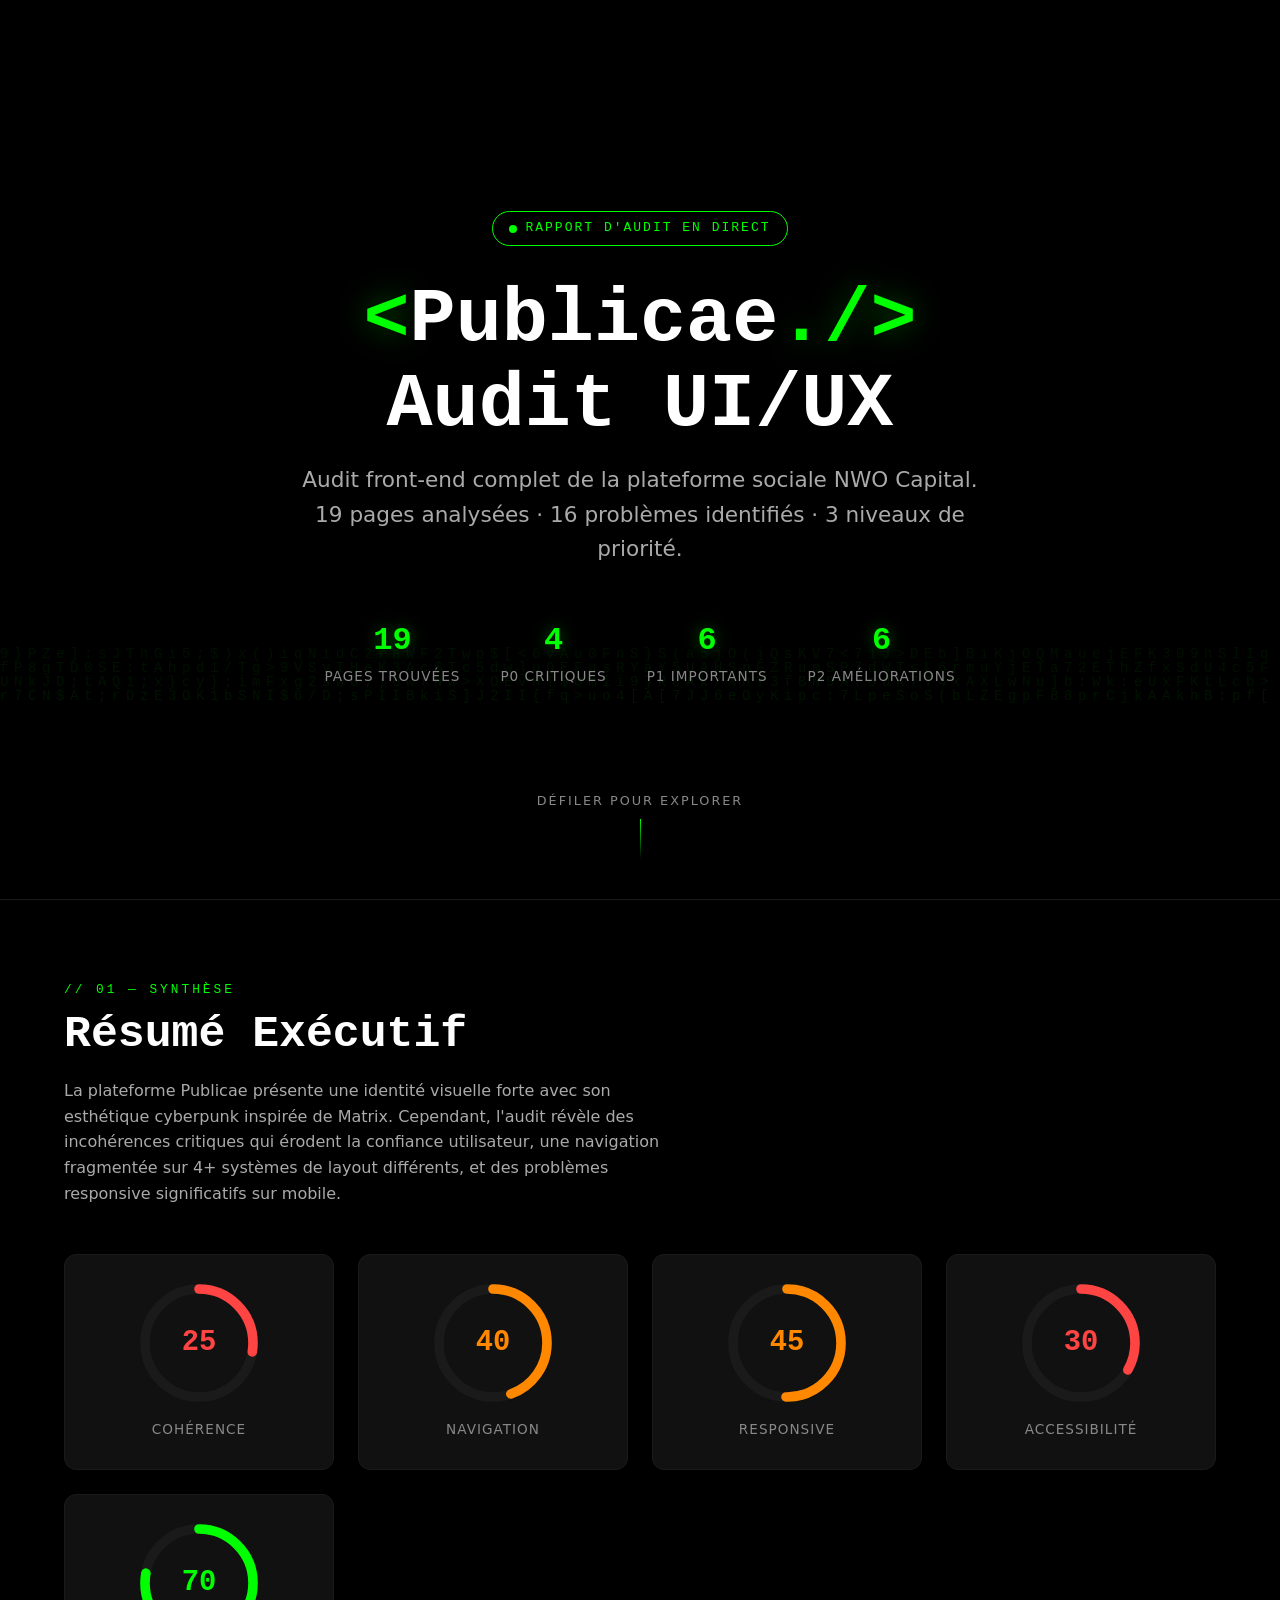
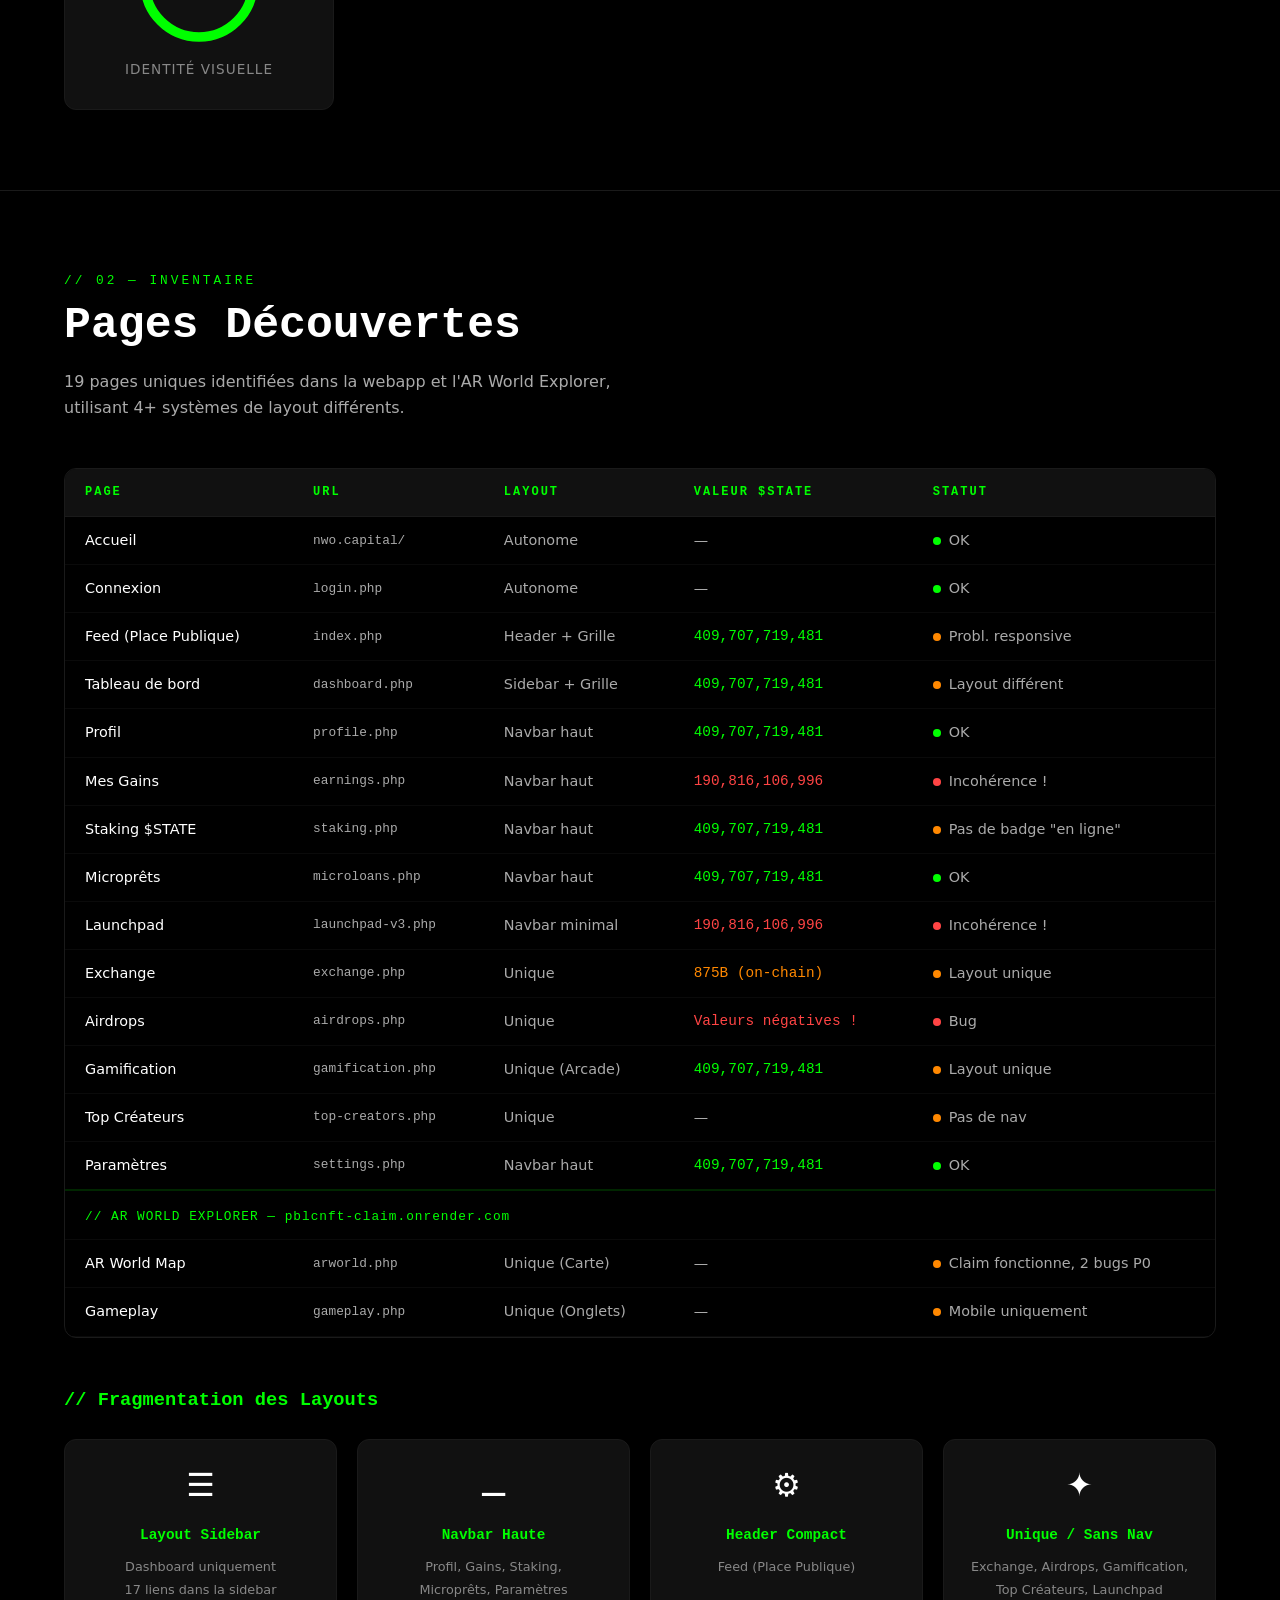
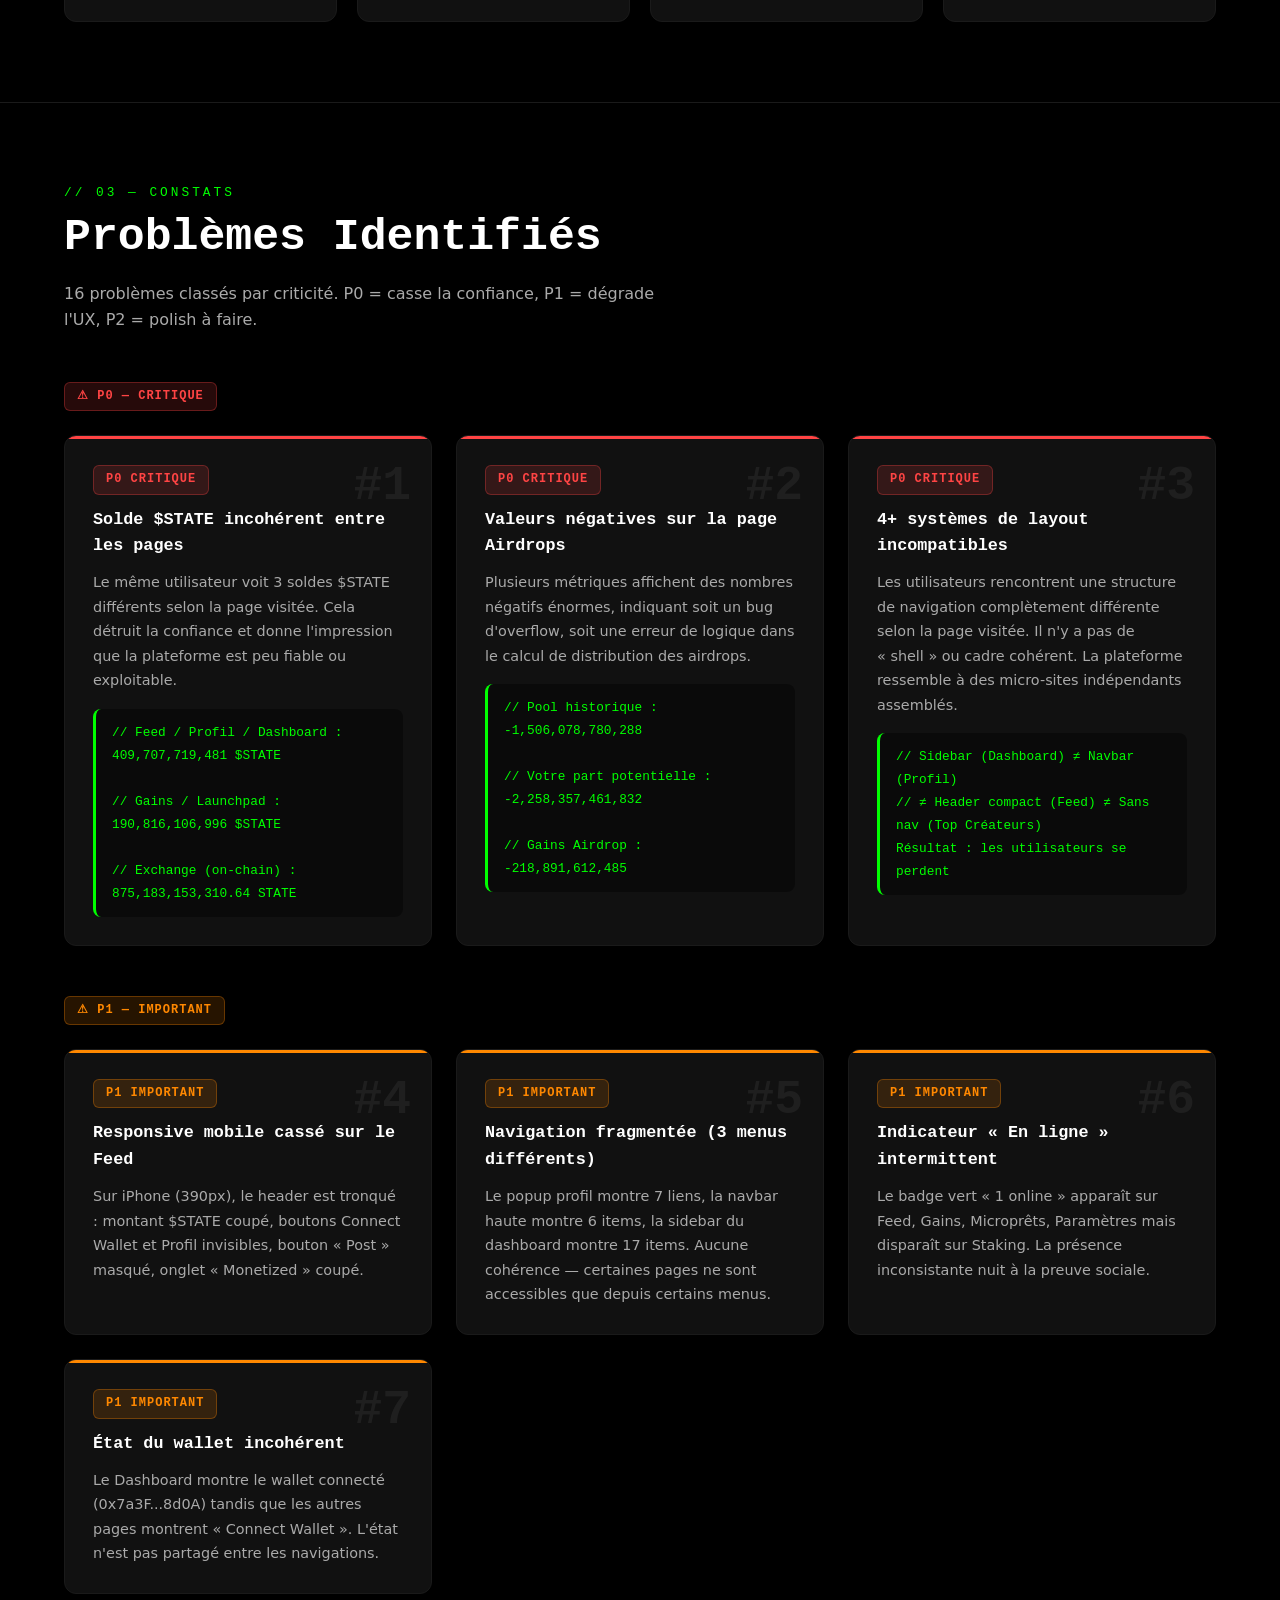
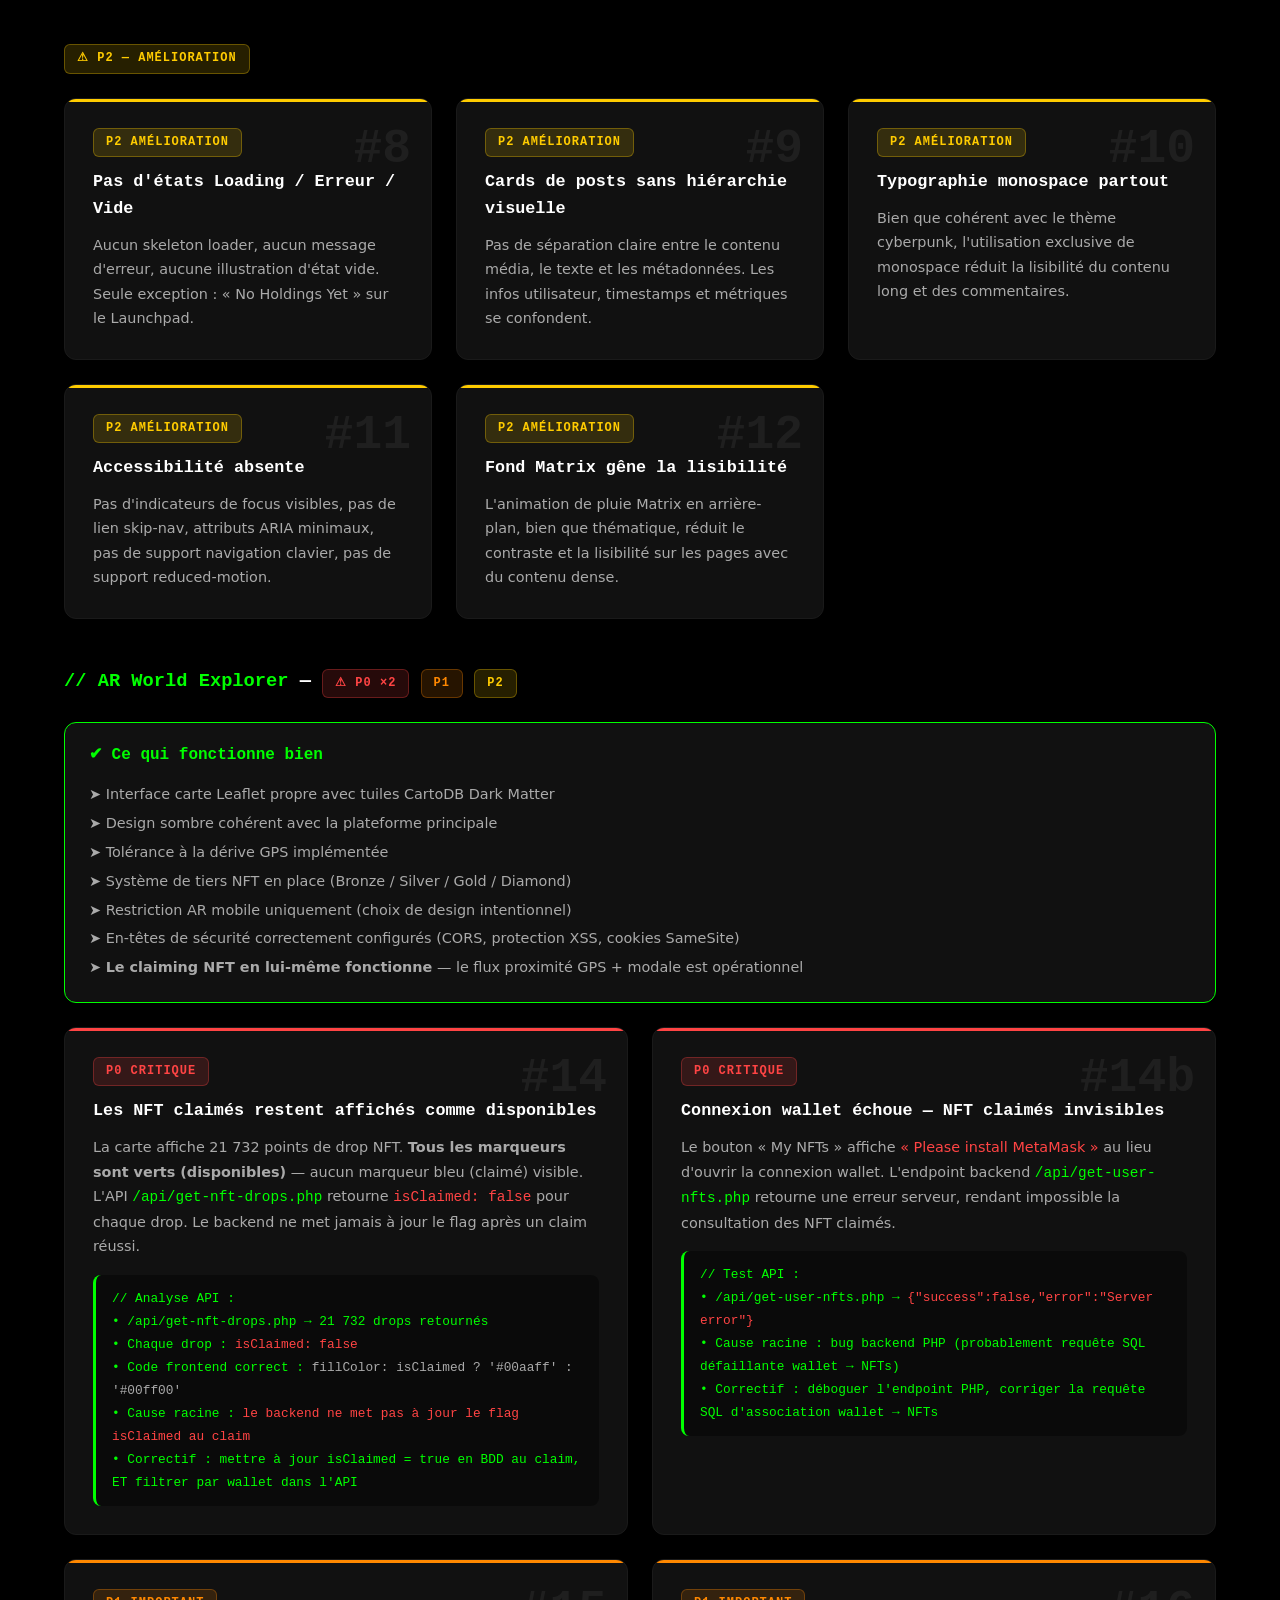
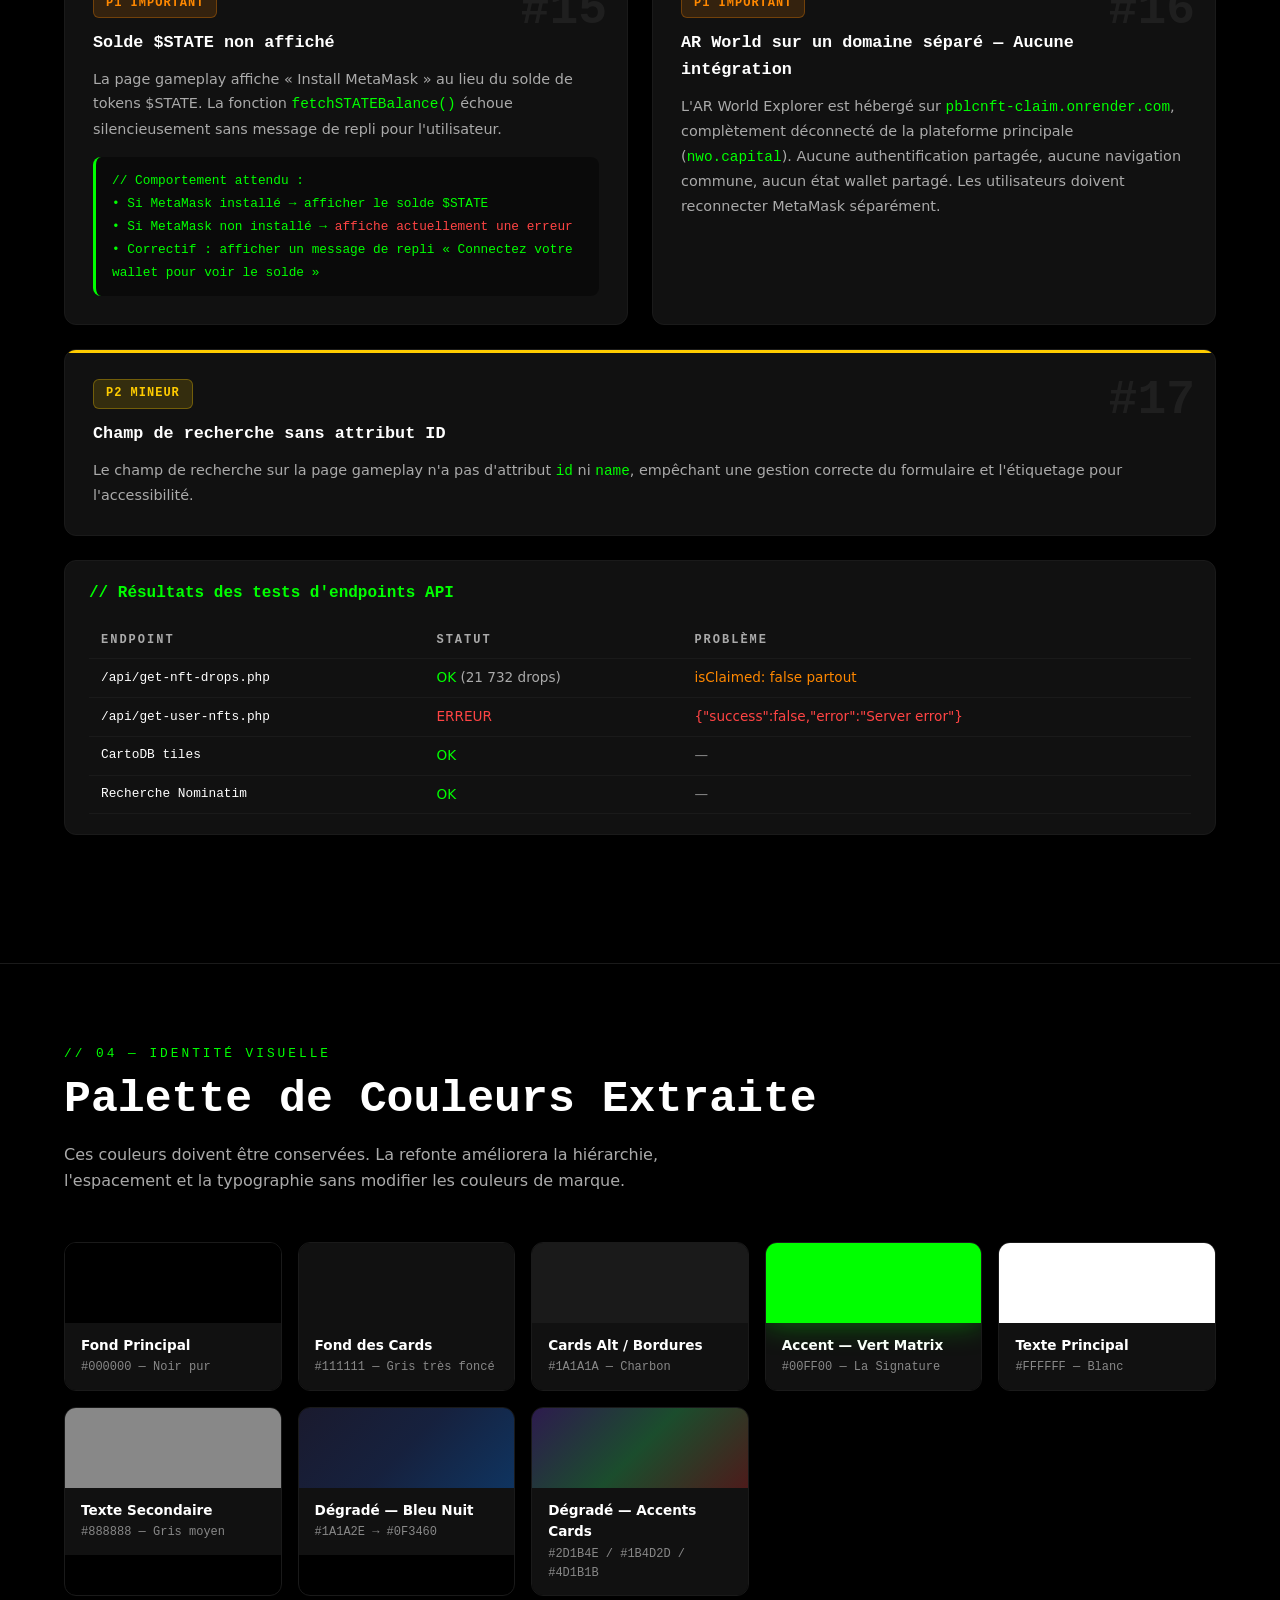
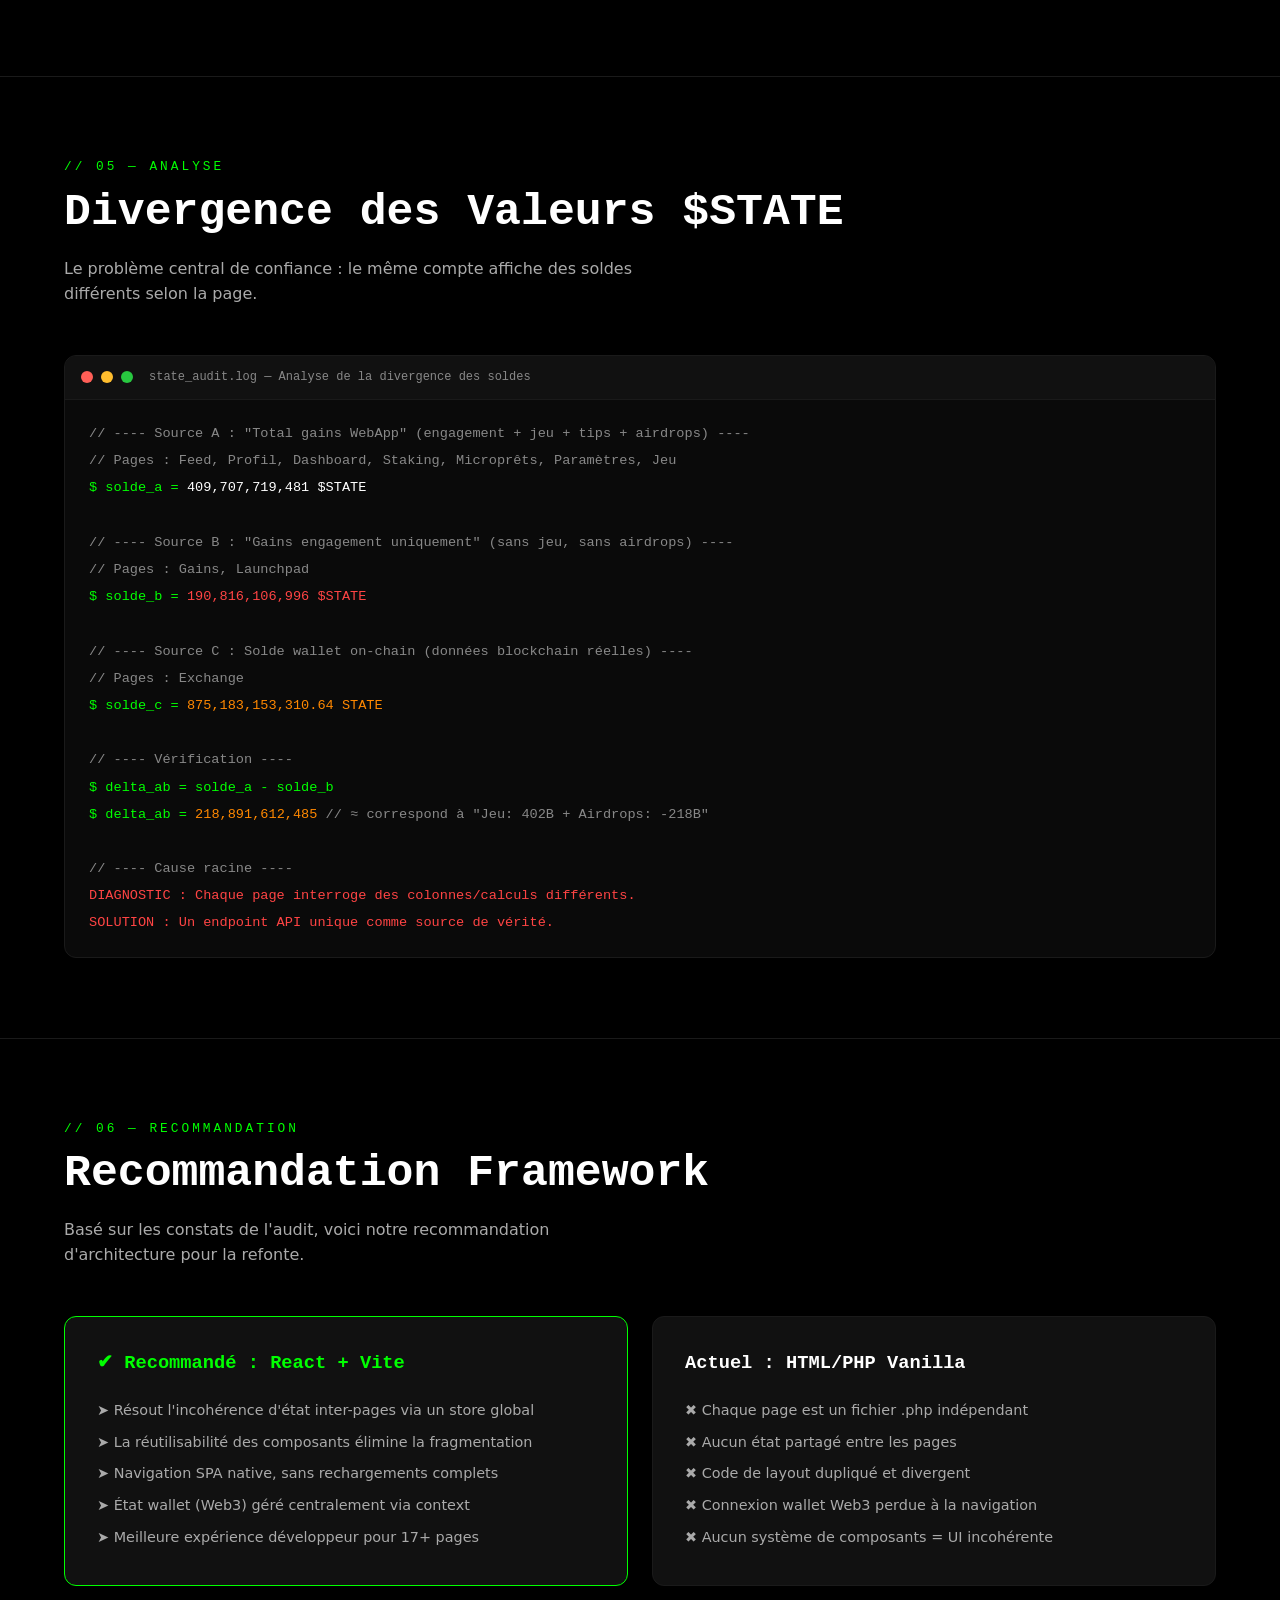
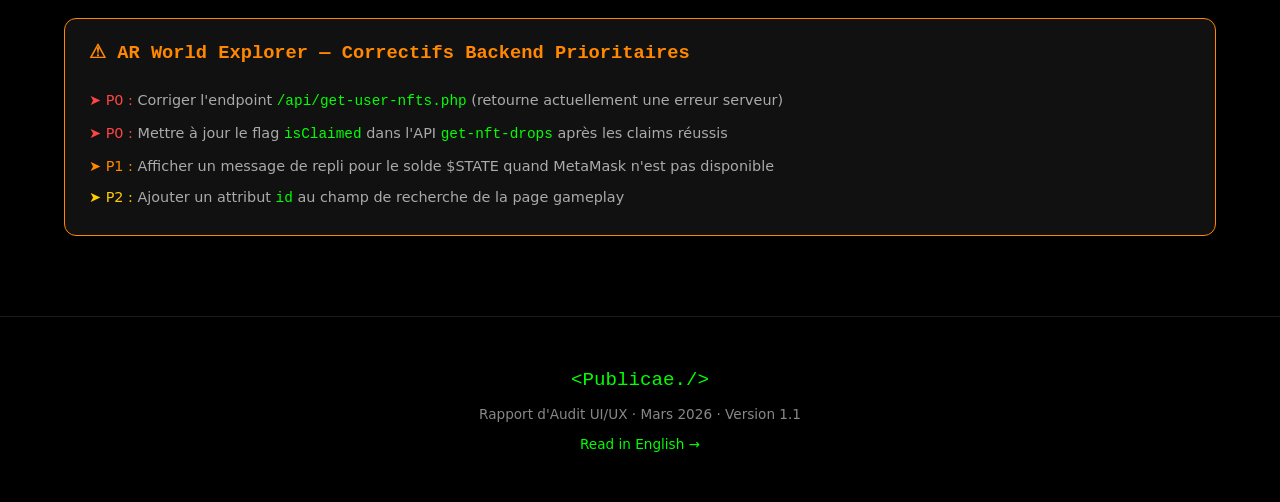
<file: audit-fr.html>
<!DOCTYPE html>
<html lang="fr">
<head>
  <meta charset="UTF-8">
  <meta name="viewport" content="width=device-width, initial-scale=1.0">
  <title>Rapport d'Audit UI/UX — Plateforme Publicae</title>
  <style>
    /* ============================
       RESET & BASE
    ============================ */
    *, *::before, *::after { box-sizing: border-box; margin: 0; padding: 0; }

    :root {
      --black: #000000;
      --dark: #0a0a0a;
      --card: #111111;
      --card-alt: #1a1a1a;
      --green: #00ff00;
      --green-dim: rgba(0,255,0,.15);
      --green-glow: rgba(0,255,0,.35);
      --white: #ffffff;
      --gray: #888888;
      --gray-light: #aaaaaa;
      --gray-dark: #333333;
      --red: #ff4444;
      --orange: #ff8800;
      --yellow: #ffcc00;
      --font-mono: 'Courier New', 'Fira Code', monospace;
      --font-sans: 'Inter', 'Segoe UI', system-ui, sans-serif;
    }

    html { scroll-behavior: smooth; }

    body {
      background: var(--black);
      color: var(--white);
      font-family: var(--font-sans);
      line-height: 1.6;
      overflow-x: hidden;
    }

    /* ============================
       MATRIX RAIN BACKGROUND
    ============================ */
    #matrix-canvas {
      position: fixed;
      top: 0; left: 0;
      width: 100vw; height: 100vh;
      z-index: 0;
      opacity: .07;
      pointer-events: none;
    }

    /* ============================
       LAYOUT
    ============================ */
    .container {
      position: relative;
      z-index: 1;
      max-width: 1200px;
      margin: 0 auto;
      padding: 0 24px;
    }

    section {
      padding: 80px 0;
      border-bottom: 1px solid var(--card-alt);
    }

    /* ============================
       HERO
    ============================ */
    .hero {
      min-height: 100vh;
      display: flex;
      flex-direction: column;
      justify-content: center;
      align-items: center;
      text-align: center;
      position: relative;
      padding: 40px 24px;
    }

    .hero__badge {
      display: inline-flex;
      align-items: center;
      gap: 8px;
      padding: 6px 16px;
      border: 1px solid var(--green);
      border-radius: 999px;
      font-family: var(--font-mono);
      font-size: 13px;
      color: var(--green);
      text-transform: uppercase;
      letter-spacing: 2px;
      margin-bottom: 32px;
      animation: pulse-border 2s ease-in-out infinite;
    }

    .hero__badge::before {
      content: '';
      width: 8px; height: 8px;
      background: var(--green);
      border-radius: 50%;
      animation: blink 1.5s ease-in-out infinite;
    }

    @keyframes pulse-border {
      0%, 100% { box-shadow: 0 0 0 0 var(--green-glow); }
      50% { box-shadow: 0 0 20px 4px var(--green-glow); }
    }

    @keyframes blink {
      0%, 100% { opacity: 1; }
      50% { opacity: .3; }
    }

    .hero__title {
      font-family: var(--font-mono);
      font-size: clamp(2.5rem, 6vw, 5rem);
      font-weight: 700;
      color: var(--white);
      line-height: 1.1;
      margin-bottom: 16px;
    }

    .hero__title span {
      color: var(--green);
      text-shadow: 0 0 30px var(--green-glow);
    }

    .hero__subtitle {
      font-size: clamp(1rem, 2vw, 1.35rem);
      color: var(--gray-light);
      max-width: 700px;
      margin-bottom: 48px;
    }

    .hero__meta {
      display: flex;
      gap: 40px;
      flex-wrap: wrap;
      justify-content: center;
    }

    .hero__meta-item {
      text-align: center;
    }

    .hero__meta-value {
      font-family: var(--font-mono);
      font-size: 2rem;
      font-weight: 700;
      color: var(--green);
      text-shadow: 0 0 15px var(--green-glow);
    }

    .hero__meta-label {
      font-size: .85rem;
      color: var(--gray);
      text-transform: uppercase;
      letter-spacing: 1px;
    }

    .hero__scroll {
      position: absolute;
      bottom: 40px;
      color: var(--gray);
      font-size: .8rem;
      text-transform: uppercase;
      letter-spacing: 2px;
      animation: bounce 2s ease-in-out infinite;
    }

    .hero__scroll::after {
      content: '';
      display: block;
      width: 1px; height: 40px;
      background: linear-gradient(to bottom, var(--green), transparent);
      margin: 8px auto 0;
    }

    @keyframes bounce {
      0%, 100% { transform: translateY(0); }
      50% { transform: translateY(8px); }
    }

    /* ============================
       SECTION HEADERS
    ============================ */
    .section-tag {
      font-family: var(--font-mono);
      font-size: .8rem;
      color: var(--green);
      text-transform: uppercase;
      letter-spacing: 3px;
      margin-bottom: 8px;
    }

    .section-title {
      font-family: var(--font-mono);
      font-size: clamp(1.8rem, 4vw, 2.8rem);
      font-weight: 700;
      margin-bottom: 16px;
      line-height: 1.2;
    }

    .section-desc {
      color: var(--gray-light);
      max-width: 600px;
      margin-bottom: 48px;
    }

    /* ============================
       NAV FLOATING
    ============================ */
    .nav {
      position: fixed;
      top: 0; left: 0; right: 0;
      z-index: 100;
      padding: 12px 24px;
      display: flex;
      justify-content: space-between;
      align-items: center;
      background: rgba(0,0,0,.85);
      backdrop-filter: blur(12px);
      border-bottom: 1px solid var(--card-alt);
      transform: translateY(-100%);
      transition: transform .3s ease;
    }

    .nav.visible { transform: translateY(0); }

    .nav__logo {
      font-family: var(--font-mono);
      font-size: 1rem;
      color: var(--green);
      font-weight: 700;
    }

    .nav__links {
      display: flex;
      gap: 24px;
      list-style: none;
    }

    .nav__links a {
      color: var(--gray);
      text-decoration: none;
      font-size: .85rem;
      transition: color .2s;
    }

    .nav__links a:hover { color: var(--green); }

    .nav__lang {
      display: flex;
      gap: 8px;
    }

    .nav__lang a {
      color: var(--gray);
      text-decoration: none;
      font-family: var(--font-mono);
      font-size: .8rem;
      padding: 4px 10px;
      border: 1px solid var(--gray-dark);
      border-radius: 4px;
      transition: all .2s;
    }

    .nav__lang a:hover,
    .nav__lang a.active {
      color: var(--green);
      border-color: var(--green);
    }

    /* ============================
       CARDS
    ============================ */
    .card {
      background: var(--card);
      border: 1px solid var(--card-alt);
      border-radius: 12px;
      padding: 32px;
      transition: all .3s ease;
    }

    .card:hover {
      border-color: var(--green);
      box-shadow: 0 0 30px rgba(0,255,0,.08);
      transform: translateY(-2px);
    }

    /* ============================
       PRIORITY BADGES
    ============================ */
    .badge {
      display: inline-flex;
      align-items: center;
      gap: 6px;
      padding: 4px 12px;
      border-radius: 6px;
      font-family: var(--font-mono);
      font-size: .75rem;
      font-weight: 700;
      text-transform: uppercase;
      letter-spacing: 1px;
    }

    .badge--p0 { background: rgba(255,68,68,.15); color: var(--red); border: 1px solid rgba(255,68,68,.3); }
    .badge--p1 { background: rgba(255,136,0,.15); color: var(--orange); border: 1px solid rgba(255,136,0,.3); }
    .badge--p2 { background: rgba(255,204,0,.15); color: var(--yellow); border: 1px solid rgba(255,204,0,.3); }

    /* ============================
       PAGES TABLE
    ============================ */
    .table-wrap {
      overflow-x: auto;
      border-radius: 12px;
      border: 1px solid var(--card-alt);
    }

    table {
      width: 100%;
      border-collapse: collapse;
      font-size: .9rem;
    }

    thead {
      background: var(--card);
    }

    th {
      padding: 14px 20px;
      text-align: left;
      font-family: var(--font-mono);
      font-size: .75rem;
      color: var(--green);
      text-transform: uppercase;
      letter-spacing: 2px;
      border-bottom: 1px solid var(--card-alt);
    }

    td {
      padding: 12px 20px;
      border-bottom: 1px solid rgba(255,255,255,.04);
      color: var(--gray-light);
    }

    tr:hover td {
      background: rgba(0,255,0,.03);
    }

    td:first-child {
      color: var(--white);
      font-weight: 500;
    }

    .status-dot {
      display: inline-block;
      width: 8px; height: 8px;
      border-radius: 50%;
      margin-right: 8px;
    }

    .status-dot--ok { background: var(--green); }
    .status-dot--warn { background: var(--orange); }
    .status-dot--error { background: var(--red); }

    /* ============================
       FINDINGS GRID
    ============================ */
    .findings-grid {
      display: grid;
      grid-template-columns: repeat(auto-fit, minmax(340px, 1fr));
      gap: 24px;
    }

    .finding {
      background: var(--card);
      border: 1px solid var(--card-alt);
      border-radius: 12px;
      padding: 28px;
      position: relative;
      overflow: hidden;
      transition: all .3s ease;
    }

    .finding:hover {
      transform: translateY(-3px);
      box-shadow: 0 8px 32px rgba(0,0,0,.4);
    }

    .finding::before {
      content: '';
      position: absolute;
      top: 0; left: 0; right: 0;
      height: 3px;
    }

    .finding--p0::before { background: var(--red); }
    .finding--p1::before { background: var(--orange); }
    .finding--p2::before { background: var(--yellow); }

    .finding__number {
      font-family: var(--font-mono);
      font-size: 3rem;
      font-weight: 700;
      color: rgba(255,255,255,.06);
      position: absolute;
      top: 12px; right: 20px;
    }

    .finding__title {
      font-family: var(--font-mono);
      font-size: 1.05rem;
      font-weight: 600;
      margin: 12px 0 10px;
      color: var(--white);
    }

    .finding__desc {
      font-size: .9rem;
      color: var(--gray-light);
      line-height: 1.7;
    }

    .finding__evidence {
      margin-top: 16px;
      padding: 12px 16px;
      background: rgba(0,0,0,.4);
      border-radius: 8px;
      border-left: 3px solid var(--green);
      font-family: var(--font-mono);
      font-size: .8rem;
      color: var(--green);
      line-height: 1.8;
    }

    /* ============================
       COLOR PALETTE
    ============================ */
    .palette-grid {
      display: grid;
      grid-template-columns: repeat(auto-fill, minmax(200px, 1fr));
      gap: 16px;
    }

    .color-swatch {
      border-radius: 12px;
      overflow: hidden;
      border: 1px solid var(--card-alt);
      transition: transform .2s;
    }

    .color-swatch:hover { transform: scale(1.03); }

    .color-swatch__preview {
      height: 80px;
      position: relative;
    }

    .color-swatch__info {
      padding: 12px 16px;
      background: var(--card);
    }

    .color-swatch__name {
      font-size: .85rem;
      font-weight: 600;
      margin-bottom: 2px;
    }

    .color-swatch__hex {
      font-family: var(--font-mono);
      font-size: .75rem;
      color: var(--gray);
    }

    /* ============================
       SCORE METERS
    ============================ */
    .scores {
      display: grid;
      grid-template-columns: repeat(auto-fit, minmax(220px, 1fr));
      gap: 24px;
    }

    .score-card {
      background: var(--card);
      border: 1px solid var(--card-alt);
      border-radius: 12px;
      padding: 28px;
      text-align: center;
    }

    .score-ring {
      width: 120px; height: 120px;
      margin: 0 auto 16px;
      position: relative;
    }

    .score-ring svg {
      width: 100%; height: 100%;
      transform: rotate(-90deg);
    }

    .score-ring__bg {
      fill: none;
      stroke: var(--card-alt);
      stroke-width: 8;
    }

    .score-ring__fill {
      fill: none;
      stroke-width: 8;
      stroke-linecap: round;
      stroke-dasharray: 314;
      transition: stroke-dashoffset 1.5s ease;
    }

    .score-ring__value {
      position: absolute;
      inset: 0;
      display: flex;
      align-items: center;
      justify-content: center;
      font-family: var(--font-mono);
      font-size: 1.8rem;
      font-weight: 700;
    }

    .score-card__label {
      font-size: .85rem;
      color: var(--gray);
      text-transform: uppercase;
      letter-spacing: 1px;
    }

    /* ============================
       LAYOUT COMPARISON
    ============================ */
    .layouts-grid {
      display: grid;
      grid-template-columns: repeat(auto-fit, minmax(260px, 1fr));
      gap: 20px;
    }

    .layout-card {
      background: var(--card);
      border: 1px solid var(--card-alt);
      border-radius: 12px;
      padding: 20px;
      text-align: center;
    }

    .layout-card__icon {
      font-size: 2rem;
      margin-bottom: 12px;
    }

    .layout-card__name {
      font-family: var(--font-mono);
      font-size: .9rem;
      font-weight: 600;
      margin-bottom: 8px;
      color: var(--green);
    }

    .layout-card__pages {
      font-size: .8rem;
      color: var(--gray);
      line-height: 1.8;
    }

    /* ============================
       TERMINAL BLOCK
    ============================ */
    .terminal {
      background: var(--dark);
      border: 1px solid var(--card-alt);
      border-radius: 12px;
      overflow: hidden;
      margin-top: 32px;
    }

    .terminal__bar {
      display: flex;
      align-items: center;
      gap: 8px;
      padding: 12px 16px;
      background: var(--card);
      border-bottom: 1px solid var(--card-alt);
    }

    .terminal__dot {
      width: 12px; height: 12px;
      border-radius: 50%;
    }

    .terminal__dot--red { background: #ff5f57; }
    .terminal__dot--yellow { background: #ffbd2e; }
    .terminal__dot--green { background: #28c840; }

    .terminal__title {
      font-family: var(--font-mono);
      font-size: .75rem;
      color: var(--gray);
      margin-left: 8px;
    }

    .terminal__body {
      padding: 20px 24px;
      font-family: var(--font-mono);
      font-size: .85rem;
      line-height: 2;
      color: var(--green);
      overflow-x: auto;
    }

    .terminal__body .comment { color: var(--gray); }
    .terminal__body .value { color: var(--white); }
    .terminal__body .error { color: var(--red); }
    .terminal__body .warn { color: var(--orange); }

    /* ============================
       FOOTER
    ============================ */
    .footer {
      padding: 48px 0;
      text-align: center;
      color: var(--gray);
      font-size: .85rem;
    }

    .footer__logo {
      font-family: var(--font-mono);
      font-size: 1.2rem;
      color: var(--green);
      margin-bottom: 8px;
    }

    /* ============================
       ANIMATIONS
    ============================ */
    .fade-in {
      opacity: 0;
      transform: translateY(20px);
      transition: opacity .6s ease, transform .6s ease;
    }

    .fade-in.visible {
      opacity: 1;
      transform: translateY(0);
    }

    /* ============================
       RESPONSIVE
    ============================ */
    @media (max-width: 768px) {
      .nav__links { display: none; }
      .findings-grid { grid-template-columns: 1fr; }
      .hero__meta { gap: 24px; }
      section { padding: 48px 0; }
      .card { padding: 20px; }
      .finding { padding: 20px; }
    }

    /* ============================
       SCROLLBAR
    ============================ */
    ::-webkit-scrollbar { width: 6px; }
    ::-webkit-scrollbar-track { background: var(--black); }
    ::-webkit-scrollbar-thumb { background: var(--green); border-radius: 3px; }
  </style>
</head>
<body>

<!-- Matrix Rain Canvas -->
<canvas id="matrix-canvas"></canvas>

<!-- Navigation -->
<nav class="nav" id="nav">
  <div class="nav__logo">&lt;Publicae./&gt; Audit</div>
  <ul class="nav__links">
    <li><a href="#overview">Synth&egrave;se</a></li>
    <li><a href="#pages">Pages</a></li>
    <li><a href="#findings">Constats</a></li>
    <li><a href="#palette">Palette</a></li>
    <li><a href="#scores">Analyse</a></li>
    <li><a href="#recommendation">Recommandation</a></li>
  </ul>
  <div class="nav__lang">
    <a href="audit-en.html">EN</a>
    <a href="audit-fr.html" class="active">FR</a>
  </div>
</nav>

<!-- ========== HERO ========== -->
<section class="hero">
  <div class="hero__badge">Rapport d'Audit en Direct</div>
  <h1 class="hero__title">
    <span>&lt;</span>Publicae<span>./&gt;</span><br>
    Audit UI/UX
  </h1>
  <p class="hero__subtitle">
    Audit front-end complet de la plateforme sociale NWO Capital.<br>
    19 pages analys&eacute;es &middot; 16 probl&egrave;mes identifi&eacute;s &middot; 3 niveaux de priorit&eacute;.
  </p>
  <div class="hero__meta">
    <div class="hero__meta-item">
      <div class="hero__meta-value">19</div>
      <div class="hero__meta-label">Pages trouv&eacute;es</div>
    </div>
    <div class="hero__meta-item">
      <div class="hero__meta-value">4</div>
      <div class="hero__meta-label">P0 Critiques</div>
    </div>
    <div class="hero__meta-item">
      <div class="hero__meta-value">6</div>
      <div class="hero__meta-label">P1 Importants</div>
    </div>
    <div class="hero__meta-item">
      <div class="hero__meta-value">6</div>
      <div class="hero__meta-label">P2 Am&eacute;liorations</div>
    </div>
  </div>
  <div class="hero__scroll">D&eacute;filer pour explorer</div>
</section>

<!-- ========== OVERVIEW ========== -->
<section id="overview">
  <div class="container">
    <div class="section-tag">// 01 &mdash; Synth&egrave;se</div>
    <h2 class="section-title">R&eacute;sum&eacute; Ex&eacute;cutif</h2>
    <p class="section-desc">
      La plateforme Publicae pr&eacute;sente une identit&eacute; visuelle forte avec son esth&eacute;tique cyberpunk inspir&eacute;e de Matrix. Cependant, l'audit r&eacute;v&egrave;le des incoh&eacute;rences critiques qui &eacute;rodent la confiance utilisateur, une navigation fragment&eacute;e sur 4+ syst&egrave;mes de layout diff&eacute;rents, et des probl&egrave;mes responsive significatifs sur mobile.
    </p>

    <div class="scores fade-in">
      <div class="score-card">
        <div class="score-ring">
          <svg viewBox="0 0 100 100">
            <circle class="score-ring__bg" cx="50" cy="50" r="45"/>
            <circle class="score-ring__fill" cx="50" cy="50" r="45" style="stroke: var(--red); stroke-dashoffset: 236;" />
          </svg>
          <div class="score-ring__value" style="color: var(--red);">25</div>
        </div>
        <div class="score-card__label">Coh&eacute;rence</div>
      </div>
      <div class="score-card">
        <div class="score-ring">
          <svg viewBox="0 0 100 100">
            <circle class="score-ring__bg" cx="50" cy="50" r="45"/>
            <circle class="score-ring__fill" cx="50" cy="50" r="45" style="stroke: var(--orange); stroke-dashoffset: 188;" />
          </svg>
          <div class="score-ring__value" style="color: var(--orange);">40</div>
        </div>
        <div class="score-card__label">Navigation</div>
      </div>
      <div class="score-card">
        <div class="score-ring">
          <svg viewBox="0 0 100 100">
            <circle class="score-ring__bg" cx="50" cy="50" r="45"/>
            <circle class="score-ring__fill" cx="50" cy="50" r="45" style="stroke: var(--orange); stroke-dashoffset: 172;" />
          </svg>
          <div class="score-ring__value" style="color: var(--orange);">45</div>
        </div>
        <div class="score-card__label">Responsive</div>
      </div>
      <div class="score-card">
        <div class="score-ring">
          <svg viewBox="0 0 100 100">
            <circle class="score-ring__bg" cx="50" cy="50" r="45"/>
            <circle class="score-ring__fill" cx="50" cy="50" r="45" style="stroke: var(--red); stroke-dashoffset: 220;" />
          </svg>
          <div class="score-ring__value" style="color: var(--red);">30</div>
        </div>
        <div class="score-card__label">Accessibilit&eacute;</div>
      </div>
      <div class="score-card">
        <div class="score-ring">
          <svg viewBox="0 0 100 100">
            <circle class="score-ring__bg" cx="50" cy="50" r="45"/>
            <circle class="score-ring__fill" cx="50" cy="50" r="45" style="stroke: var(--green); stroke-dashoffset: 94;" />
          </svg>
          <div class="score-ring__value" style="color: var(--green);">70</div>
        </div>
        <div class="score-card__label">Identit&eacute; Visuelle</div>
      </div>
    </div>
  </div>
</section>

<!-- ========== PAGES INVENTORY ========== -->
<section id="pages">
  <div class="container">
    <div class="section-tag">// 02 &mdash; Inventaire</div>
    <h2 class="section-title">Pages D&eacute;couvertes</h2>
    <p class="section-desc">19 pages uniques identifi&eacute;es dans la webapp et l'AR World Explorer, utilisant 4+ syst&egrave;mes de layout diff&eacute;rents.</p>

    <div class="table-wrap fade-in">
      <table>
        <thead>
          <tr>
            <th>Page</th>
            <th>URL</th>
            <th>Layout</th>
            <th>Valeur $STATE</th>
            <th>Statut</th>
          </tr>
        </thead>
        <tbody>
          <tr>
            <td>Accueil</td>
            <td style="font-family: var(--font-mono); font-size:.8rem;">nwo.capital/</td>
            <td>Autonome</td>
            <td>&mdash;</td>
            <td><span class="status-dot status-dot--ok"></span>OK</td>
          </tr>
          <tr>
            <td>Connexion</td>
            <td style="font-family: var(--font-mono); font-size:.8rem;">login.php</td>
            <td>Autonome</td>
            <td>&mdash;</td>
            <td><span class="status-dot status-dot--ok"></span>OK</td>
          </tr>
          <tr>
            <td>Feed (Place Publique)</td>
            <td style="font-family: var(--font-mono); font-size:.8rem;">index.php</td>
            <td>Header + Grille</td>
            <td style="font-family: var(--font-mono); color: var(--green);">409,707,719,481</td>
            <td><span class="status-dot status-dot--warn"></span>Probl. responsive</td>
          </tr>
          <tr>
            <td>Tableau de bord</td>
            <td style="font-family: var(--font-mono); font-size:.8rem;">dashboard.php</td>
            <td>Sidebar + Grille</td>
            <td style="font-family: var(--font-mono); color: var(--green);">409,707,719,481</td>
            <td><span class="status-dot status-dot--warn"></span>Layout diff&eacute;rent</td>
          </tr>
          <tr>
            <td>Profil</td>
            <td style="font-family: var(--font-mono); font-size:.8rem;">profile.php</td>
            <td>Navbar haut</td>
            <td style="font-family: var(--font-mono); color: var(--green);">409,707,719,481</td>
            <td><span class="status-dot status-dot--ok"></span>OK</td>
          </tr>
          <tr>
            <td>Mes Gains</td>
            <td style="font-family: var(--font-mono); font-size:.8rem;">earnings.php</td>
            <td>Navbar haut</td>
            <td style="font-family: var(--font-mono); color: var(--red);">190,816,106,996</td>
            <td><span class="status-dot status-dot--error"></span>Incoh&eacute;rence !</td>
          </tr>
          <tr>
            <td>Staking $STATE</td>
            <td style="font-family: var(--font-mono); font-size:.8rem;">staking.php</td>
            <td>Navbar haut</td>
            <td style="font-family: var(--font-mono); color: var(--green);">409,707,719,481</td>
            <td><span class="status-dot status-dot--warn"></span>Pas de badge "en ligne"</td>
          </tr>
          <tr>
            <td>Micropr&ecirc;ts</td>
            <td style="font-family: var(--font-mono); font-size:.8rem;">microloans.php</td>
            <td>Navbar haut</td>
            <td style="font-family: var(--font-mono); color: var(--green);">409,707,719,481</td>
            <td><span class="status-dot status-dot--ok"></span>OK</td>
          </tr>
          <tr>
            <td>Launchpad</td>
            <td style="font-family: var(--font-mono); font-size:.8rem;">launchpad-v3.php</td>
            <td>Navbar minimal</td>
            <td style="font-family: var(--font-mono); color: var(--red);">190,816,106,996</td>
            <td><span class="status-dot status-dot--error"></span>Incoh&eacute;rence !</td>
          </tr>
          <tr>
            <td>Exchange</td>
            <td style="font-family: var(--font-mono); font-size:.8rem;">exchange.php</td>
            <td>Unique</td>
            <td style="font-family: var(--font-mono); color: var(--orange);">875B (on-chain)</td>
            <td><span class="status-dot status-dot--warn"></span>Layout unique</td>
          </tr>
          <tr>
            <td>Airdrops</td>
            <td style="font-family: var(--font-mono); font-size:.8rem;">airdrops.php</td>
            <td>Unique</td>
            <td style="font-family: var(--font-mono); color: var(--red);">Valeurs n&eacute;gatives !</td>
            <td><span class="status-dot status-dot--error"></span>Bug</td>
          </tr>
          <tr>
            <td>Gamification</td>
            <td style="font-family: var(--font-mono); font-size:.8rem;">gamification.php</td>
            <td>Unique (Arcade)</td>
            <td style="font-family: var(--font-mono); color: var(--green);">409,707,719,481</td>
            <td><span class="status-dot status-dot--warn"></span>Layout unique</td>
          </tr>
          <tr>
            <td>Top Cr&eacute;ateurs</td>
            <td style="font-family: var(--font-mono); font-size:.8rem;">top-creators.php</td>
            <td>Unique</td>
            <td>&mdash;</td>
            <td><span class="status-dot status-dot--warn"></span>Pas de nav</td>
          </tr>
          <tr>
            <td>Param&egrave;tres</td>
            <td style="font-family: var(--font-mono); font-size:.8rem;">settings.php</td>
            <td>Navbar haut</td>
            <td style="font-family: var(--font-mono); color: var(--green);">409,707,719,481</td>
            <td><span class="status-dot status-dot--ok"></span>OK</td>
          </tr>
          <tr style="border-top: 2px solid var(--green-dim);">
            <td colspan="5" style="font-family: var(--font-mono); color: var(--green); font-size: .8rem; padding-top: 16px; letter-spacing: 1px;">// AR WORLD EXPLORER &mdash; pblcnft-claim.onrender.com</td>
          </tr>
          <tr>
            <td>AR World Map</td>
            <td style="font-family: var(--font-mono); font-size:.8rem;">arworld.php</td>
            <td>Unique (Carte)</td>
            <td>&mdash;</td>
            <td><span class="status-dot status-dot--warn"></span>Claim fonctionne, 2 bugs P0</td>
          </tr>
          <tr>
            <td>Gameplay</td>
            <td style="font-family: var(--font-mono); font-size:.8rem;">gameplay.php</td>
            <td>Unique (Onglets)</td>
            <td>&mdash;</td>
            <td><span class="status-dot status-dot--warn"></span>Mobile uniquement</td>
          </tr>
        </tbody>
      </table>
    </div>

    <!-- Layout comparison -->
    <h3 style="font-family: var(--font-mono); margin: 48px 0 24px; color: var(--green);">// Fragmentation des Layouts</h3>
    <div class="layouts-grid fade-in">
      <div class="layout-card">
        <div class="layout-card__icon">&#9776;</div>
        <div class="layout-card__name">Layout Sidebar</div>
        <div class="layout-card__pages">Dashboard uniquement<br>17 liens dans la sidebar</div>
      </div>
      <div class="layout-card">
        <div class="layout-card__icon">&#9866;</div>
        <div class="layout-card__name">Navbar Haute</div>
        <div class="layout-card__pages">Profil, Gains, Staking,<br>Micropr&ecirc;ts, Param&egrave;tres</div>
      </div>
      <div class="layout-card">
        <div class="layout-card__icon">&#9881;</div>
        <div class="layout-card__name">Header Compact</div>
        <div class="layout-card__pages">Feed (Place Publique)</div>
      </div>
      <div class="layout-card">
        <div class="layout-card__icon">&#10022;</div>
        <div class="layout-card__name">Unique / Sans Nav</div>
        <div class="layout-card__pages">Exchange, Airdrops, Gamification,<br>Top Cr&eacute;ateurs, Launchpad</div>
      </div>
    </div>
  </div>
</section>

<!-- ========== FINDINGS ========== -->
<section id="findings">
  <div class="container">
    <div class="section-tag">// 03 &mdash; Constats</div>
    <h2 class="section-title">Probl&egrave;mes Identifi&eacute;s</h2>
    <p class="section-desc">16 probl&egrave;mes class&eacute;s par criticit&eacute;. P0 = casse la confiance, P1 = d&eacute;grade l'UX, P2 = polish &agrave; faire.</p>

    <!-- P0 Critical -->
    <h3 style="font-family: var(--font-mono); margin-bottom: 24px;">
      <span class="badge badge--p0">&#9888; P0 &mdash; Critique</span>
    </h3>
    <div class="findings-grid fade-in" style="margin-bottom: 48px;">

      <div class="finding finding--p0">
        <div class="finding__number">#1</div>
        <span class="badge badge--p0">P0 Critique</span>
        <h4 class="finding__title">Solde $STATE incoh&eacute;rent entre les pages</h4>
        <p class="finding__desc">Le m&ecirc;me utilisateur voit 3 soldes $STATE diff&eacute;rents selon la page visit&eacute;e. Cela d&eacute;truit la confiance et donne l'impression que la plateforme est peu fiable ou exploitable.</p>
        <div class="finding__evidence">
          <span class="comment">// Feed / Profil / Dashboard :</span><br>
          <span class="value">409,707,719,481 $STATE</span><br><br>
          <span class="comment">// Gains / Launchpad :</span><br>
          <span class="error">190,816,106,996 $STATE</span><br><br>
          <span class="comment">// Exchange (on-chain) :</span><br>
          <span class="warn">875,183,153,310.64 STATE</span>
        </div>
      </div>

      <div class="finding finding--p0">
        <div class="finding__number">#2</div>
        <span class="badge badge--p0">P0 Critique</span>
        <h4 class="finding__title">Valeurs n&eacute;gatives sur la page Airdrops</h4>
        <p class="finding__desc">Plusieurs m&eacute;triques affichent des nombres n&eacute;gatifs &eacute;normes, indiquant soit un bug d'overflow, soit une erreur de logique dans le calcul de distribution des airdrops.</p>
        <div class="finding__evidence">
          <span class="comment">// Pool historique :</span><br>
          <span class="error">-1,506,078,780,288</span><br><br>
          <span class="comment">// Votre part potentielle :</span><br>
          <span class="error">-2,258,357,461,832</span><br><br>
          <span class="comment">// Gains Airdrop :</span><br>
          <span class="error">-218,891,612,485</span>
        </div>
      </div>

      <div class="finding finding--p0">
        <div class="finding__number">#3</div>
        <span class="badge badge--p0">P0 Critique</span>
        <h4 class="finding__title">4+ syst&egrave;mes de layout incompatibles</h4>
        <p class="finding__desc">Les utilisateurs rencontrent une structure de navigation compl&egrave;tement diff&eacute;rente selon la page visit&eacute;e. Il n'y a pas de &laquo;&nbsp;shell&nbsp;&raquo; ou cadre coh&eacute;rent. La plateforme ressemble &agrave; des micro-sites ind&eacute;pendants assembl&eacute;s.</p>
        <div class="finding__evidence">
          <span class="comment">// Sidebar (Dashboard) &ne; Navbar (Profil)</span><br>
          <span class="comment">// &ne; Header compact (Feed) &ne; Sans nav (Top Cr&eacute;ateurs)</span><br>
          <span class="warn">R&eacute;sultat : les utilisateurs se perdent</span>
        </div>
      </div>

    </div>

    <!-- P1 Important -->
    <h3 style="font-family: var(--font-mono); margin-bottom: 24px;">
      <span class="badge badge--p1">&#9888; P1 &mdash; Important</span>
    </h3>
    <div class="findings-grid fade-in" style="margin-bottom: 48px;">

      <div class="finding finding--p1">
        <div class="finding__number">#4</div>
        <span class="badge badge--p1">P1 Important</span>
        <h4 class="finding__title">Responsive mobile cass&eacute; sur le Feed</h4>
        <p class="finding__desc">Sur iPhone (390px), le header est tronqu&eacute; : montant $STATE coup&eacute;, boutons Connect Wallet et Profil invisibles, bouton &laquo;&nbsp;Post&nbsp;&raquo; masqu&eacute;, onglet &laquo;&nbsp;Monetized&nbsp;&raquo; coup&eacute;.</p>
      </div>

      <div class="finding finding--p1">
        <div class="finding__number">#5</div>
        <span class="badge badge--p1">P1 Important</span>
        <h4 class="finding__title">Navigation fragment&eacute;e (3 menus diff&eacute;rents)</h4>
        <p class="finding__desc">Le popup profil montre 7 liens, la navbar haute montre 6 items, la sidebar du dashboard montre 17 items. Aucune coh&eacute;rence &mdash; certaines pages ne sont accessibles que depuis certains menus.</p>
      </div>

      <div class="finding finding--p1">
        <div class="finding__number">#6</div>
        <span class="badge badge--p1">P1 Important</span>
        <h4 class="finding__title">Indicateur &laquo;&nbsp;En ligne&nbsp;&raquo; intermittent</h4>
        <p class="finding__desc">Le badge vert &laquo;&nbsp;1 online&nbsp;&raquo; appara&icirc;t sur Feed, Gains, Micropr&ecirc;ts, Param&egrave;tres mais dispara&icirc;t sur Staking. La pr&eacute;sence inconsistante nuit &agrave; la preuve sociale.</p>
      </div>

      <div class="finding finding--p1">
        <div class="finding__number">#7</div>
        <span class="badge badge--p1">P1 Important</span>
        <h4 class="finding__title">&Eacute;tat du wallet incoh&eacute;rent</h4>
        <p class="finding__desc">Le Dashboard montre le wallet connect&eacute; (0x7a3F...8d0A) tandis que les autres pages montrent &laquo;&nbsp;Connect Wallet&nbsp;&raquo;. L'&eacute;tat n'est pas partag&eacute; entre les navigations.</p>
      </div>

    </div>

    <!-- P2 Polish -->
    <h3 style="font-family: var(--font-mono); margin-bottom: 24px;">
      <span class="badge badge--p2">&#9888; P2 &mdash; Am&eacute;lioration</span>
    </h3>
    <div class="findings-grid fade-in">

      <div class="finding finding--p2">
        <div class="finding__number">#8</div>
        <span class="badge badge--p2">P2 Am&eacute;lioration</span>
        <h4 class="finding__title">Pas d'&eacute;tats Loading / Erreur / Vide</h4>
        <p class="finding__desc">Aucun skeleton loader, aucun message d'erreur, aucune illustration d'&eacute;tat vide. Seule exception : &laquo;&nbsp;No Holdings Yet&nbsp;&raquo; sur le Launchpad.</p>
      </div>

      <div class="finding finding--p2">
        <div class="finding__number">#9</div>
        <span class="badge badge--p2">P2 Am&eacute;lioration</span>
        <h4 class="finding__title">Cards de posts sans hi&eacute;rarchie visuelle</h4>
        <p class="finding__desc">Pas de s&eacute;paration claire entre le contenu m&eacute;dia, le texte et les m&eacute;tadonn&eacute;es. Les infos utilisateur, timestamps et m&eacute;triques se confondent.</p>
      </div>

      <div class="finding finding--p2">
        <div class="finding__number">#10</div>
        <span class="badge badge--p2">P2 Am&eacute;lioration</span>
        <h4 class="finding__title">Typographie monospace partout</h4>
        <p class="finding__desc">Bien que coh&eacute;rent avec le th&egrave;me cyberpunk, l'utilisation exclusive de monospace r&eacute;duit la lisibilit&eacute; du contenu long et des commentaires.</p>
      </div>

      <div class="finding finding--p2">
        <div class="finding__number">#11</div>
        <span class="badge badge--p2">P2 Am&eacute;lioration</span>
        <h4 class="finding__title">Accessibilit&eacute; absente</h4>
        <p class="finding__desc">Pas d'indicateurs de focus visibles, pas de lien skip-nav, attributs ARIA minimaux, pas de support navigation clavier, pas de support reduced-motion.</p>
      </div>

      <div class="finding finding--p2">
        <div class="finding__number">#12</div>
        <span class="badge badge--p2">P2 Am&eacute;lioration</span>
        <h4 class="finding__title">Fond Matrix g&ecirc;ne la lisibilit&eacute;</h4>
        <p class="finding__desc">L'animation de pluie Matrix en arri&egrave;re-plan, bien que th&eacute;matique, r&eacute;duit le contraste et la lisibilit&eacute; sur les pages avec du contenu dense.</p>
      </div>

    </div>

    <!-- Constats AR World Explorer (Mis &agrave; jour 2026-03-05) -->
    <h3 style="font-family: var(--font-mono); margin: 48px 0 24px;">
      <span style="color: var(--green);">// AR World Explorer</span> &mdash;
      <span class="badge badge--p0">&#9888; P0 &times;2</span>
      <span class="badge badge--p1">P1</span>
      <span class="badge badge--p2">P2</span>
    </h3>

    <!-- Points positifs -->
    <div class="card fade-in" style="border-color: var(--green); margin-bottom: 24px; padding: 20px 24px;">
      <h4 style="font-family: var(--font-mono); color: var(--green); margin-bottom: 12px;">&#10004; Ce qui fonctionne bien</h4>
      <ul style="list-style: none; line-height: 2; font-size: .9rem; color: var(--gray-light);">
        <li>&#10148; Interface carte Leaflet propre avec tuiles CartoDB Dark Matter</li>
        <li>&#10148; Design sombre coh&eacute;rent avec la plateforme principale</li>
        <li>&#10148; Tol&eacute;rance &agrave; la d&eacute;rive GPS impl&eacute;ment&eacute;e</li>
        <li>&#10148; Syst&egrave;me de tiers NFT en place (Bronze / Silver / Gold / Diamond)</li>
        <li>&#10148; Restriction AR mobile uniquement (choix de design intentionnel)</li>
        <li>&#10148; En-t&ecirc;tes de s&eacute;curit&eacute; correctement configur&eacute;s (CORS, protection XSS, cookies SameSite)</li>
        <li>&#10148; <strong>Le claiming NFT en lui-m&ecirc;me fonctionne</strong> &mdash; le flux proximit&eacute; GPS + modale est op&eacute;rationnel</li>
      </ul>
    </div>

    <div class="findings-grid fade-in" style="margin-bottom: 24px;">

      <div class="finding finding--p0">
        <div class="finding__number">#14</div>
        <span class="badge badge--p0">P0 Critique</span>
        <h4 class="finding__title">Les NFT claim&eacute;s restent affich&eacute;s comme disponibles</h4>
        <p class="finding__desc">La carte affiche 21 732 points de drop NFT. <strong>Tous les marqueurs sont verts (disponibles)</strong> &mdash; aucun marqueur bleu (claim&eacute;) visible. L'API <code style="color: var(--green);">/api/get-nft-drops.php</code> retourne <code style="color: var(--red);">isClaimed: false</code> pour chaque drop. Le backend ne met jamais &agrave; jour le flag apr&egrave;s un claim r&eacute;ussi.</p>
        <div class="finding__evidence">
          <span class="comment">// Analyse API :</span><br>
          &bull; <code style="color: var(--green);">/api/get-nft-drops.php</code> &rarr; <span class="value">21 732 drops retourn&eacute;s</span><br>
          &bull; Chaque drop : <code style="color: var(--red);">isClaimed: false</code><br>
          &bull; Code frontend correct : <code style="color: var(--gray-light);">fillColor: isClaimed ? '#00aaff' : '#00ff00'</code><br>
          &bull; Cause racine : <span style="color: var(--red);">le backend ne met pas &agrave; jour le flag isClaimed au claim</span><br>
          &bull; Correctif : mettre &agrave; jour <code>isClaimed = true</code> en BDD au claim, ET filtrer par wallet dans l'API
        </div>
      </div>

      <div class="finding finding--p0">
        <div class="finding__number">#14b</div>
        <span class="badge badge--p0">P0 Critique</span>
        <h4 class="finding__title">Connexion wallet &eacute;choue &mdash; NFT claim&eacute;s invisibles</h4>
        <p class="finding__desc">Le bouton &laquo; My NFTs &raquo; affiche <span style="color: var(--red);">&laquo; Please install MetaMask &raquo;</span> au lieu d'ouvrir la connexion wallet. L'endpoint backend <code style="color: var(--green);">/api/get-user-nfts.php</code> retourne une erreur serveur, rendant impossible la consultation des NFT claim&eacute;s.</p>
        <div class="finding__evidence">
          <span class="comment">// Test API :</span><br>
          &bull; <code style="color: var(--green);">/api/get-user-nfts.php</code> &rarr; <code style="color: var(--red);">{"success":false,"error":"Server error"}</code><br>
          &bull; Cause racine : bug backend PHP (probablement requ&ecirc;te SQL d&eacute;faillante wallet &rarr; NFTs)<br>
          &bull; Correctif : d&eacute;boguer l'endpoint PHP, corriger la requ&ecirc;te SQL d'association wallet &rarr; NFTs
        </div>
      </div>

    </div>

    <div class="findings-grid fade-in" style="margin-bottom: 24px;">

      <div class="finding finding--p1">
        <div class="finding__number">#15</div>
        <span class="badge badge--p1">P1 Important</span>
        <h4 class="finding__title">Solde $STATE non affich&eacute;</h4>
        <p class="finding__desc">La page gameplay affiche &laquo; Install MetaMask &raquo; au lieu du solde de tokens $STATE. La fonction <code style="color: var(--green);">fetchSTATEBalance()</code> &eacute;choue silencieusement sans message de repli pour l'utilisateur.</p>
        <div class="finding__evidence">
          <span class="comment">// Comportement attendu :</span><br>
          &bull; Si MetaMask install&eacute; &rarr; afficher le solde $STATE<br>
          &bull; Si MetaMask non install&eacute; &rarr; <span style="color: var(--red);">affiche actuellement une erreur</span><br>
          &bull; Correctif : afficher un message de repli &laquo; Connectez votre wallet pour voir le solde &raquo;
        </div>
      </div>

      <div class="finding finding--p1">
        <div class="finding__number">#16</div>
        <span class="badge badge--p1">P1 Important</span>
        <h4 class="finding__title">AR World sur un domaine s&eacute;par&eacute; &mdash; Aucune int&eacute;gration</h4>
        <p class="finding__desc">L'AR World Explorer est h&eacute;berg&eacute; sur <code style="color: var(--green);">pblcnft-claim.onrender.com</code>, compl&egrave;tement d&eacute;connect&eacute; de la plateforme principale (<code style="color: var(--green);">nwo.capital</code>). Aucune authentification partag&eacute;e, aucune navigation commune, aucun &eacute;tat wallet partag&eacute;. Les utilisateurs doivent reconnecter MetaMask s&eacute;par&eacute;ment.</p>
      </div>

    </div>

    <div class="findings-grid fade-in" style="margin-bottom: 24px;">

      <div class="finding finding--p2">
        <div class="finding__number">#17</div>
        <span class="badge badge--p2">P2 Mineur</span>
        <h4 class="finding__title">Champ de recherche sans attribut ID</h4>
        <p class="finding__desc">Le champ de recherche sur la page gameplay n'a pas d'attribut <code style="color: var(--green);">id</code> ni <code style="color: var(--green);">name</code>, emp&ecirc;chant une gestion correcte du formulaire et l'&eacute;tiquetage pour l'accessibilit&eacute;.</p>
      </div>

    </div>

    <!-- Tableau des r&eacute;sultats de tests API -->
    <div class="card fade-in" style="margin-bottom: 48px; padding: 20px 24px;">
      <h4 style="font-family: var(--font-mono); color: var(--green); margin-bottom: 16px;">// R&eacute;sultats des tests d'endpoints API</h4>
      <table style="width: 100%; font-size: .85rem; border-collapse: collapse;">
        <thead>
          <tr style="border-bottom: 1px solid var(--gray-dark); text-align: left;">
            <th style="padding: 8px 12px; color: var(--gray-light);">Endpoint</th>
            <th style="padding: 8px 12px; color: var(--gray-light);">Statut</th>
            <th style="padding: 8px 12px; color: var(--gray-light);">Probl&egrave;me</th>
          </tr>
        </thead>
        <tbody>
          <tr style="border-bottom: 1px solid var(--gray-dark);">
            <td style="padding: 8px 12px; font-family: var(--font-mono); font-size: .8rem;">/api/get-nft-drops.php</td>
            <td style="padding: 8px 12px;"><span style="color: var(--green);">OK</span> (21 732 drops)</td>
            <td style="padding: 8px 12px; color: var(--orange);">isClaimed: false partout</td>
          </tr>
          <tr style="border-bottom: 1px solid var(--gray-dark);">
            <td style="padding: 8px 12px; font-family: var(--font-mono); font-size: .8rem;">/api/get-user-nfts.php</td>
            <td style="padding: 8px 12px;"><span style="color: var(--red);">ERREUR</span></td>
            <td style="padding: 8px 12px; color: var(--red);">{"success":false,"error":"Server error"}</td>
          </tr>
          <tr style="border-bottom: 1px solid var(--gray-dark);">
            <td style="padding: 8px 12px; font-family: var(--font-mono); font-size: .8rem;">CartoDB tiles</td>
            <td style="padding: 8px 12px;"><span style="color: var(--green);">OK</span></td>
            <td style="padding: 8px 12px; color: var(--gray);">&mdash;</td>
          </tr>
          <tr>
            <td style="padding: 8px 12px; font-family: var(--font-mono); font-size: .8rem;">Recherche Nominatim</td>
            <td style="padding: 8px 12px;"><span style="color: var(--green);">OK</span></td>
            <td style="padding: 8px 12px; color: var(--gray);">&mdash;</td>
          </tr>
        </tbody>
      </table>
    </div>
  </div>
</section>

<!-- ========== COLOR PALETTE ========== -->
<section id="palette">
  <div class="container">
    <div class="section-tag">// 04 &mdash; Identit&eacute; Visuelle</div>
    <h2 class="section-title">Palette de Couleurs Extraite</h2>
    <p class="section-desc">Ces couleurs doivent &ecirc;tre conserv&eacute;es. La refonte am&eacute;liorera la hi&eacute;rarchie, l'espacement et la typographie sans modifier les couleurs de marque.</p>

    <div class="palette-grid fade-in">
      <div class="color-swatch">
        <div class="color-swatch__preview" style="background: #000000;"></div>
        <div class="color-swatch__info">
          <div class="color-swatch__name">Fond Principal</div>
          <div class="color-swatch__hex">#000000 &mdash; Noir pur</div>
        </div>
      </div>
      <div class="color-swatch">
        <div class="color-swatch__preview" style="background: #111111;"></div>
        <div class="color-swatch__info">
          <div class="color-swatch__name">Fond des Cards</div>
          <div class="color-swatch__hex">#111111 &mdash; Gris tr&egrave;s fonc&eacute;</div>
        </div>
      </div>
      <div class="color-swatch">
        <div class="color-swatch__preview" style="background: #1a1a1a;"></div>
        <div class="color-swatch__info">
          <div class="color-swatch__name">Cards Alt / Bordures</div>
          <div class="color-swatch__hex">#1A1A1A &mdash; Charbon</div>
        </div>
      </div>
      <div class="color-swatch">
        <div class="color-swatch__preview" style="background: #00ff00; box-shadow: 0 0 30px rgba(0,255,0,.4);"></div>
        <div class="color-swatch__info">
          <div class="color-swatch__name">Accent &mdash; Vert Matrix</div>
          <div class="color-swatch__hex">#00FF00 &mdash; La Signature</div>
        </div>
      </div>
      <div class="color-swatch">
        <div class="color-swatch__preview" style="background: #ffffff;"></div>
        <div class="color-swatch__info">
          <div class="color-swatch__name">Texte Principal</div>
          <div class="color-swatch__hex">#FFFFFF &mdash; Blanc</div>
        </div>
      </div>
      <div class="color-swatch">
        <div class="color-swatch__preview" style="background: #888888;"></div>
        <div class="color-swatch__info">
          <div class="color-swatch__name">Texte Secondaire</div>
          <div class="color-swatch__hex">#888888 &mdash; Gris moyen</div>
        </div>
      </div>
      <div class="color-swatch">
        <div class="color-swatch__preview" style="background: linear-gradient(135deg, #1a1a2e, #16213e, #0f3460);"></div>
        <div class="color-swatch__info">
          <div class="color-swatch__name">D&eacute;grad&eacute; &mdash; Bleu Nuit</div>
          <div class="color-swatch__hex">#1A1A2E &rarr; #0F3460</div>
        </div>
      </div>
      <div class="color-swatch">
        <div class="color-swatch__preview" style="background: linear-gradient(135deg, #2d1b4e, #1b4d2d, #4d1b1b);"></div>
        <div class="color-swatch__info">
          <div class="color-swatch__name">D&eacute;grad&eacute; &mdash; Accents Cards</div>
          <div class="color-swatch__hex">#2D1B4E / #1B4D2D / #4D1B1B</div>
        </div>
      </div>
    </div>
  </div>
</section>

<!-- ========== SCORES ========== -->
<section id="scores">
  <div class="container">
    <div class="section-tag">// 05 &mdash; Analyse</div>
    <h2 class="section-title">Divergence des Valeurs $STATE</h2>
    <p class="section-desc">Le probl&egrave;me central de confiance : le m&ecirc;me compte affiche des soldes diff&eacute;rents selon la page.</p>

    <div class="terminal fade-in">
      <div class="terminal__bar">
        <div class="terminal__dot terminal__dot--red"></div>
        <div class="terminal__dot terminal__dot--yellow"></div>
        <div class="terminal__dot terminal__dot--green"></div>
        <span class="terminal__title">state_audit.log &mdash; Analyse de la divergence des soldes</span>
      </div>
      <div class="terminal__body">
        <span class="comment">// ---- Source A : "Total gains WebApp" (engagement + jeu + tips + airdrops) ----</span><br>
        <span class="comment">// Pages : Feed, Profil, Dashboard, Staking, Micropr&ecirc;ts, Param&egrave;tres, Jeu</span><br>
        $ solde_a = <span class="value">409,707,719,481 $STATE</span><br><br>

        <span class="comment">// ---- Source B : "Gains engagement uniquement" (sans jeu, sans airdrops) ----</span><br>
        <span class="comment">// Pages : Gains, Launchpad</span><br>
        $ solde_b = <span class="error">190,816,106,996 $STATE</span><br><br>

        <span class="comment">// ---- Source C : Solde wallet on-chain (donn&eacute;es blockchain r&eacute;elles) ----</span><br>
        <span class="comment">// Pages : Exchange</span><br>
        $ solde_c = <span class="warn">875,183,153,310.64 STATE</span><br><br>

        <span class="comment">// ---- V&eacute;rification ----</span><br>
        $ delta_ab = solde_a - solde_b<br>
        $ delta_ab = <span class="warn">218,891,612,485</span> <span class="comment">// &asymp; correspond &agrave; "Jeu: 402B + Airdrops: -218B"</span><br><br>

        <span class="comment">// ---- Cause racine ----</span><br>
        <span class="error">DIAGNOSTIC : Chaque page interroge des colonnes/calculs diff&eacute;rents.</span><br>
        <span class="error">SOLUTION : Un endpoint API unique comme source de v&eacute;rit&eacute;.</span>
      </div>
    </div>
  </div>
</section>

<!-- ========== RECOMMENDATION ========== -->
<section id="recommendation">
  <div class="container">
    <div class="section-tag">// 06 &mdash; Recommandation</div>
    <h2 class="section-title">Recommandation Framework</h2>
    <p class="section-desc">Bas&eacute; sur les constats de l'audit, voici notre recommandation d'architecture pour la refonte.</p>

    <div class="findings-grid fade-in">
      <div class="card" style="border-color: var(--green);">
        <h3 style="font-family: var(--font-mono); color: var(--green); margin-bottom: 16px;">&#10004; Recommand&eacute; : React + Vite</h3>
        <ul style="list-style: none; line-height: 2.2; font-size: .9rem; color: var(--gray-light);">
          <li>&#10148; R&eacute;sout l'incoh&eacute;rence d'&eacute;tat inter-pages via un store global</li>
          <li>&#10148; La r&eacute;utilisabilit&eacute; des composants &eacute;limine la fragmentation</li>
          <li>&#10148; Navigation SPA native, sans rechargements complets</li>
          <li>&#10148; &Eacute;tat wallet (Web3) g&eacute;r&eacute; centralement via context</li>
          <li>&#10148; Meilleure exp&eacute;rience d&eacute;veloppeur pour 17+ pages</li>
        </ul>
      </div>
      <div class="card">
        <h3 style="font-family: var(--font-mono); color: var(--white); margin-bottom: 16px;">Actuel : HTML/PHP Vanilla</h3>
        <ul style="list-style: none; line-height: 2.2; font-size: .9rem; color: var(--gray-light);">
          <li>&#10006; Chaque page est un fichier .php ind&eacute;pendant</li>
          <li>&#10006; Aucun &eacute;tat partag&eacute; entre les pages</li>
          <li>&#10006; Code de layout dupliqu&eacute; et divergent</li>
          <li>&#10006; Connexion wallet Web3 perdue &agrave; la navigation</li>
          <li>&#10006; Aucun syst&egrave;me de composants = UI incoh&eacute;rente</li>
        </ul>
      </div>
    </div>

    <!-- AR World Explorer — Correctifs prioritaires -->
    <div class="card fade-in" style="border-color: var(--orange); margin-top: 32px; padding: 20px 24px;">
      <h3 style="font-family: var(--font-mono); color: var(--orange); margin-bottom: 16px;">&#9888; AR World Explorer &mdash; Correctifs Backend Prioritaires</h3>
      <ul style="list-style: none; line-height: 2.2; font-size: .9rem; color: var(--gray-light);">
        <li><span style="color: var(--red);">&#10148; P0 :</span> Corriger l'endpoint <code style="color: var(--green);">/api/get-user-nfts.php</code> (retourne actuellement une erreur serveur)</li>
        <li><span style="color: var(--red);">&#10148; P0 :</span> Mettre &agrave; jour le flag <code style="color: var(--green);">isClaimed</code> dans l'API <code style="color: var(--green);">get-nft-drops</code> apr&egrave;s les claims r&eacute;ussis</li>
        <li><span style="color: var(--orange);">&#10148; P1 :</span> Afficher un message de repli pour le solde $STATE quand MetaMask n'est pas disponible</li>
        <li><span style="color: var(--yellow);">&#10148; P2 :</span> Ajouter un attribut <code style="color: var(--green);">id</code> au champ de recherche de la page gameplay</li>
      </ul>
    </div>

  </div>
</section>

<!-- ========== FOOTER ========== -->
<footer class="footer">
  <div class="container">
    <div class="footer__logo">&lt;Publicae./&gt;</div>
    <p>Rapport d'Audit UI/UX &middot; Mars 2026 &middot; Version 1.1</p>
    <p style="margin-top: 8px;"><a href="audit-en.html" style="color: var(--green); text-decoration: none;">Read in English &rarr;</a></p>
  </div>
</footer>

<!-- ========== SCRIPTS ========== -->
<script>
  // Matrix Rain
  const canvas = document.getElementById('matrix-canvas');
  const ctx = canvas.getContext('2d');
  canvas.width = window.innerWidth;
  canvas.height = window.innerHeight;

  const chars = 'ABCDEFGHIJKLMNOPQRSTUVWXYZabcdefghijklmnopqrstuvwxyz0123456789$STATE<>/{}[]();:';
  const fontSize = 14;
  const columns = Math.floor(canvas.width / fontSize);
  const drops = Array(columns).fill(1);

  function drawMatrix() {
    ctx.fillStyle = 'rgba(0, 0, 0, 0.05)';
    ctx.fillRect(0, 0, canvas.width, canvas.height);
    ctx.fillStyle = '#00ff00';
    ctx.font = fontSize + 'px monospace';

    for (let i = 0; i < drops.length; i++) {
      const text = chars[Math.floor(Math.random() * chars.length)];
      ctx.fillText(text, i * fontSize, drops[i] * fontSize);
      if (drops[i] * fontSize > canvas.height && Math.random() > 0.975) {
        drops[i] = 0;
      }
      drops[i]++;
    }
  }

  setInterval(drawMatrix, 50);

  window.addEventListener('resize', () => {
    canvas.width = window.innerWidth;
    canvas.height = window.innerHeight;
  });

  // Sticky Nav
  const nav = document.getElementById('nav');
  const heroHeight = document.querySelector('.hero').offsetHeight;

  window.addEventListener('scroll', () => {
    nav.classList.toggle('visible', window.scrollY > heroHeight - 100);
  });

  // Scroll Fade-In
  const observer = new IntersectionObserver((entries) => {
    entries.forEach(entry => {
      if (entry.isIntersecting) {
        entry.target.classList.add('visible');
      }
    });
  }, { threshold: 0.1 });

  document.querySelectorAll('.fade-in').forEach(el => observer.observe(el));
</script>

</body>
</html>
</file>
